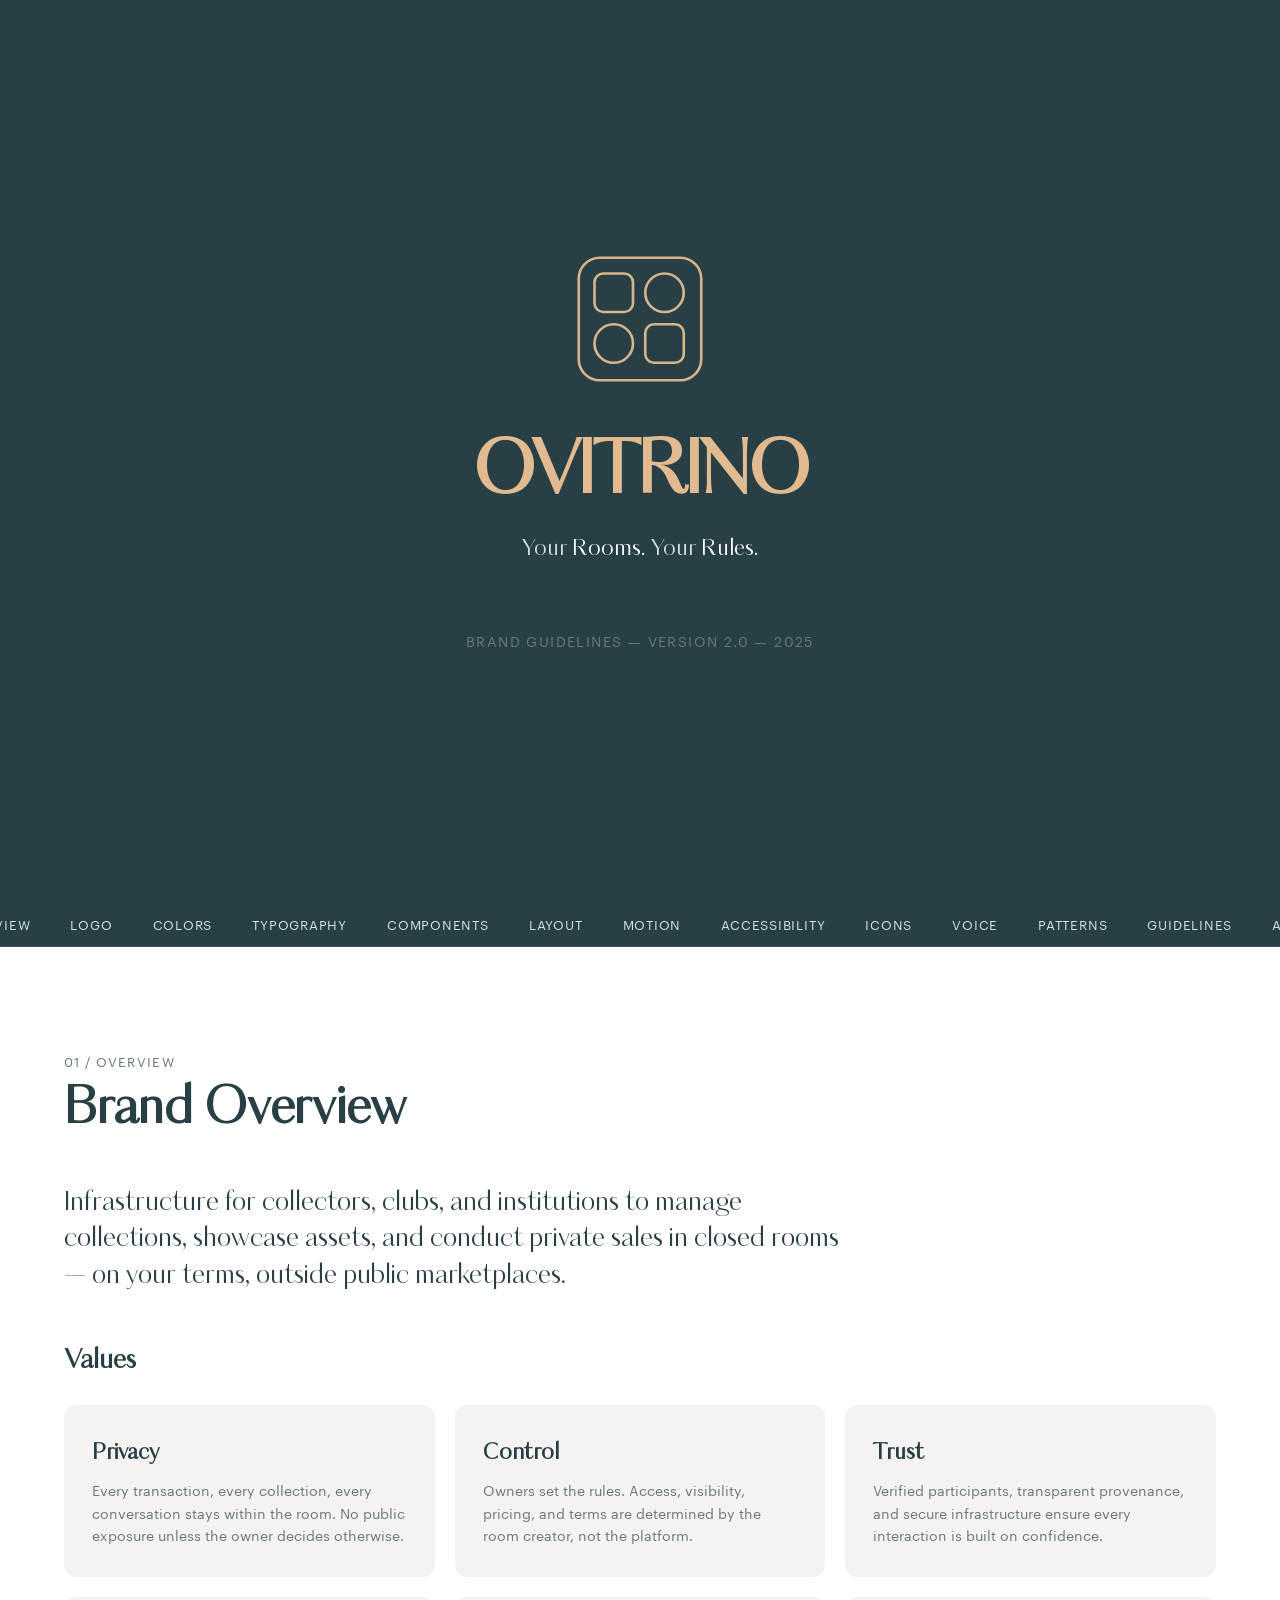
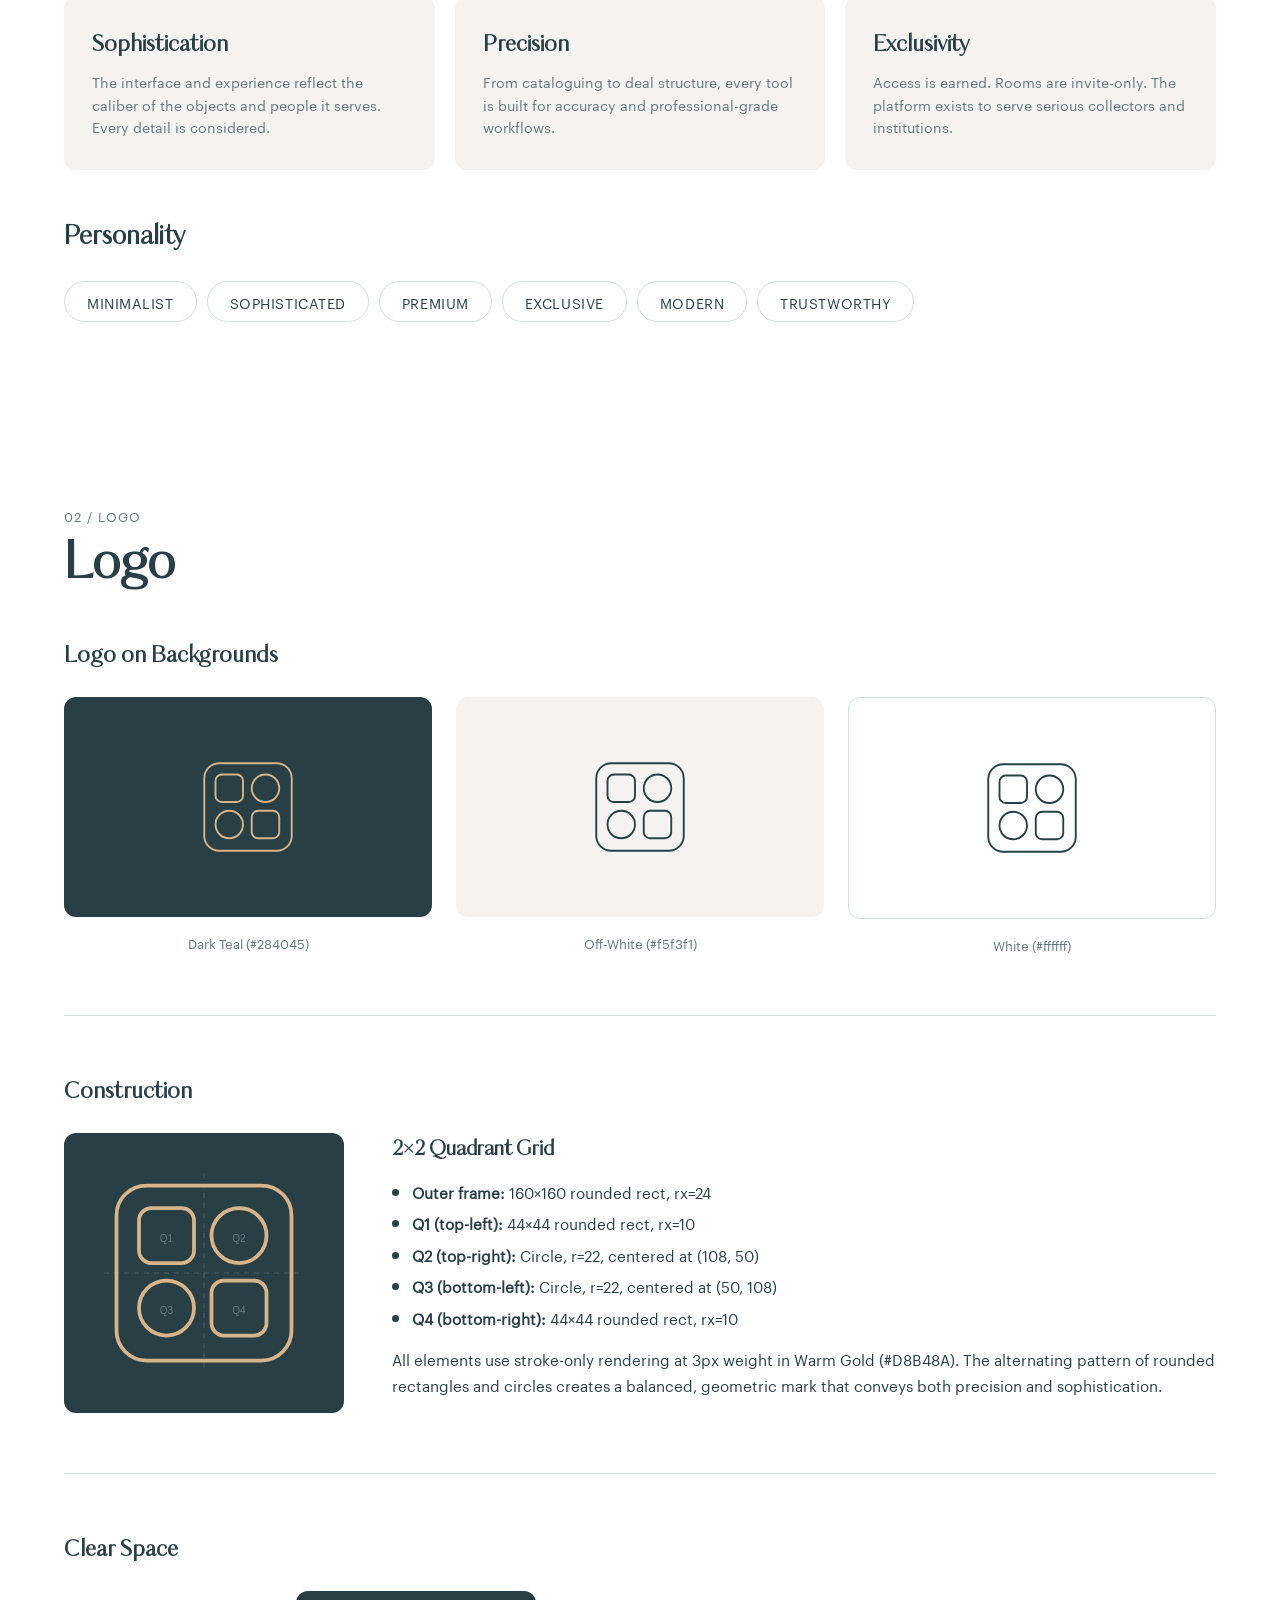
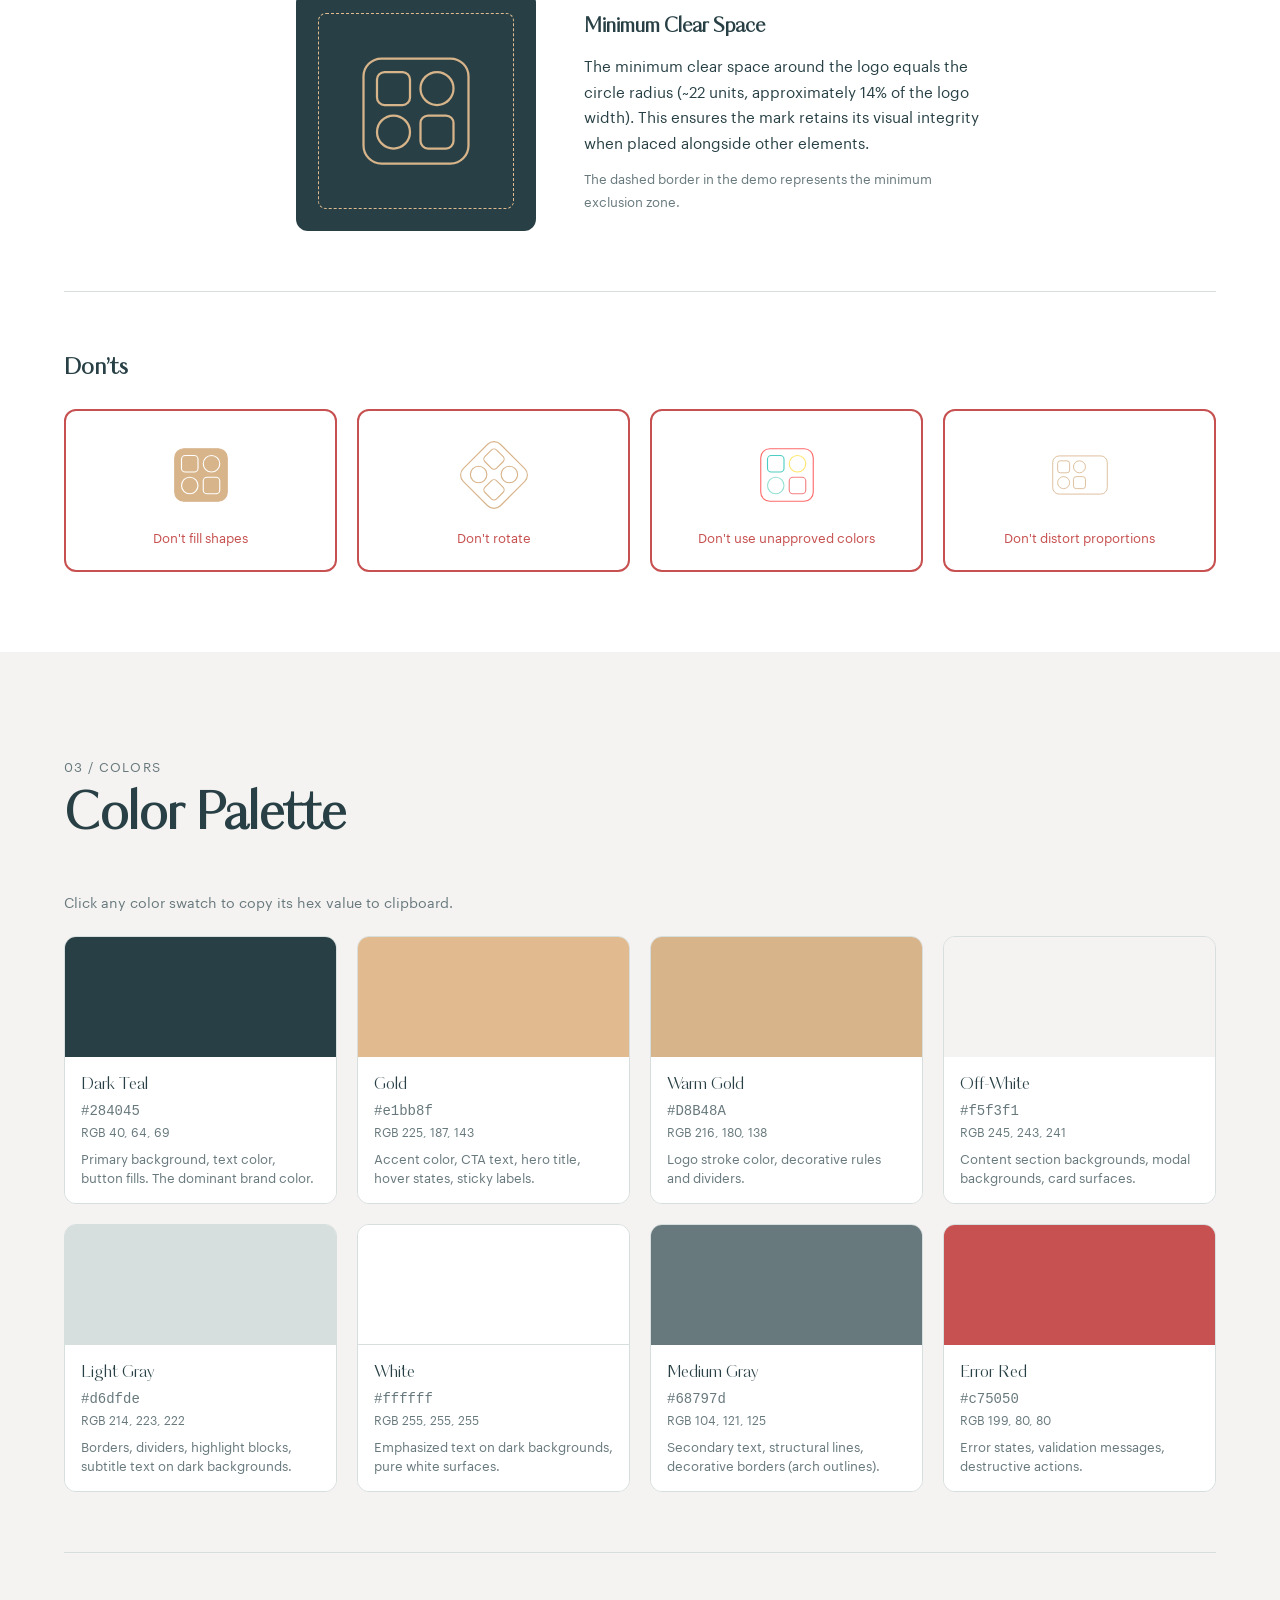
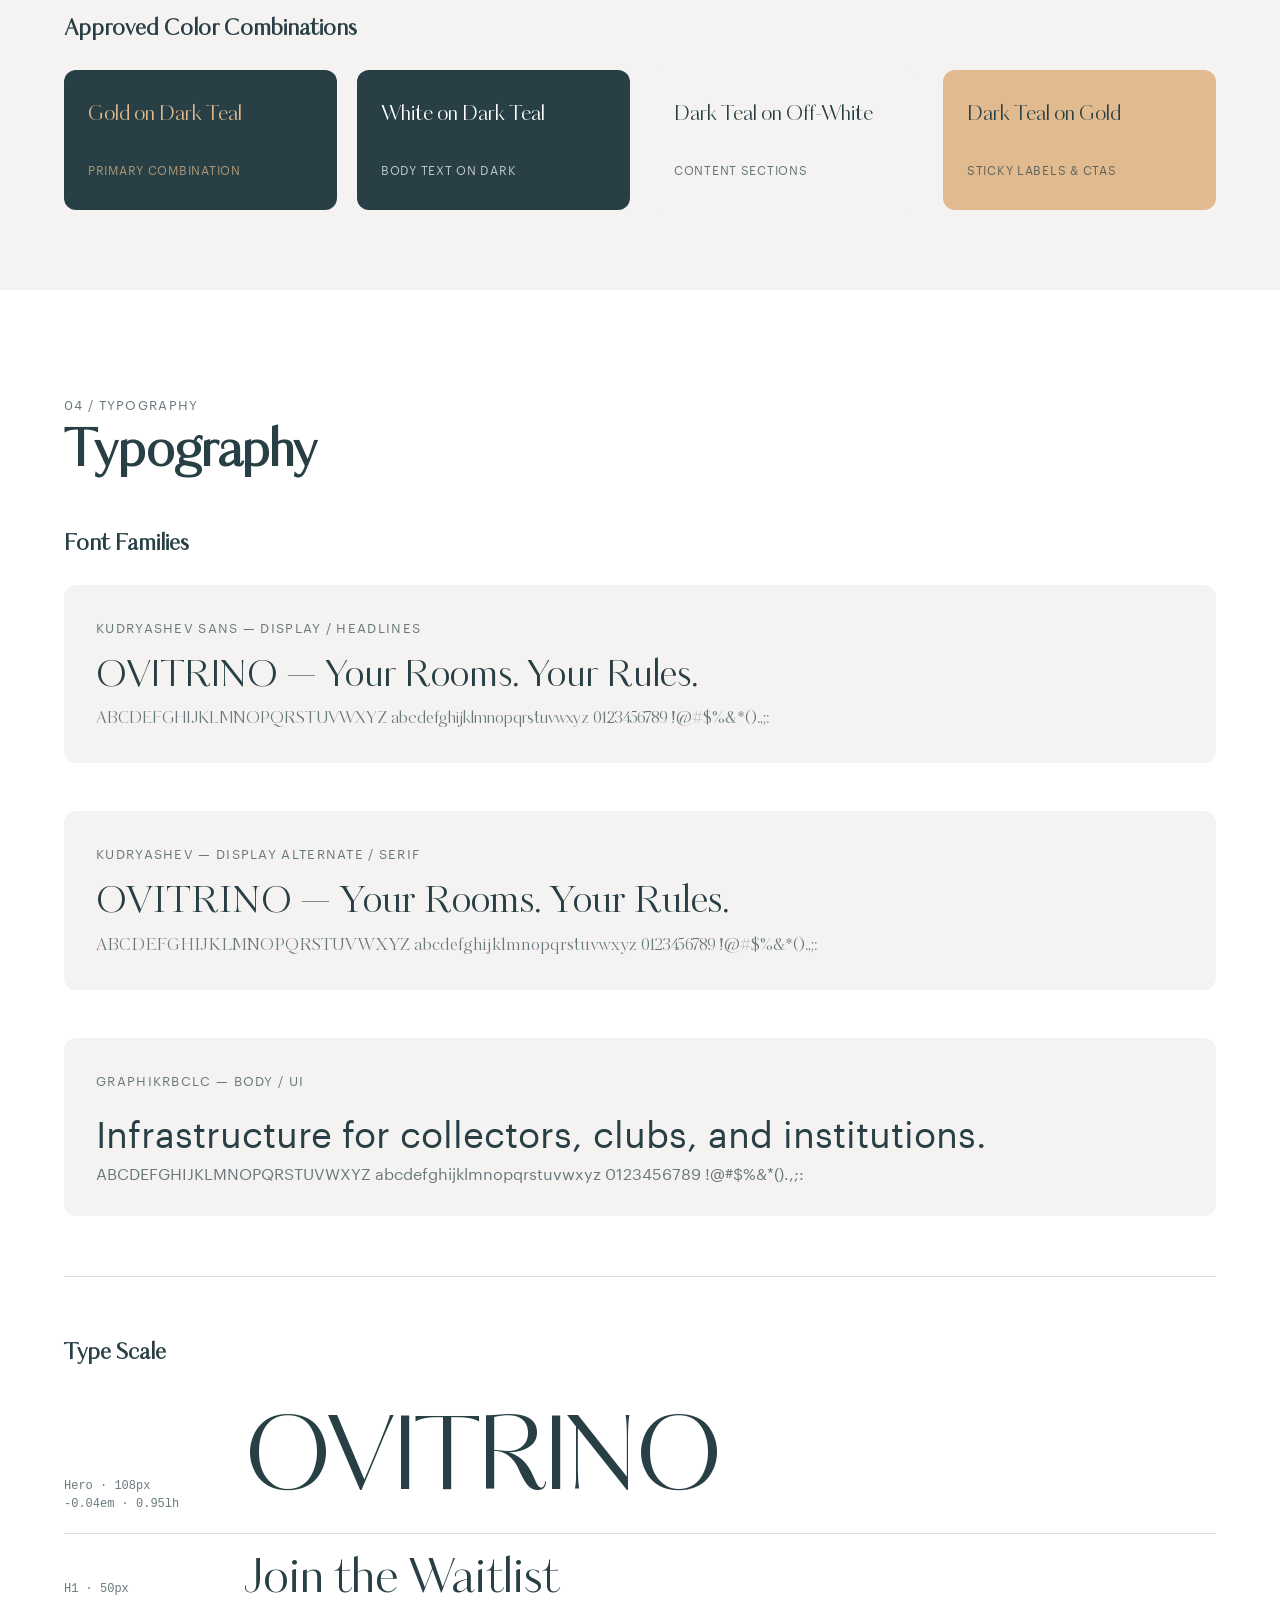
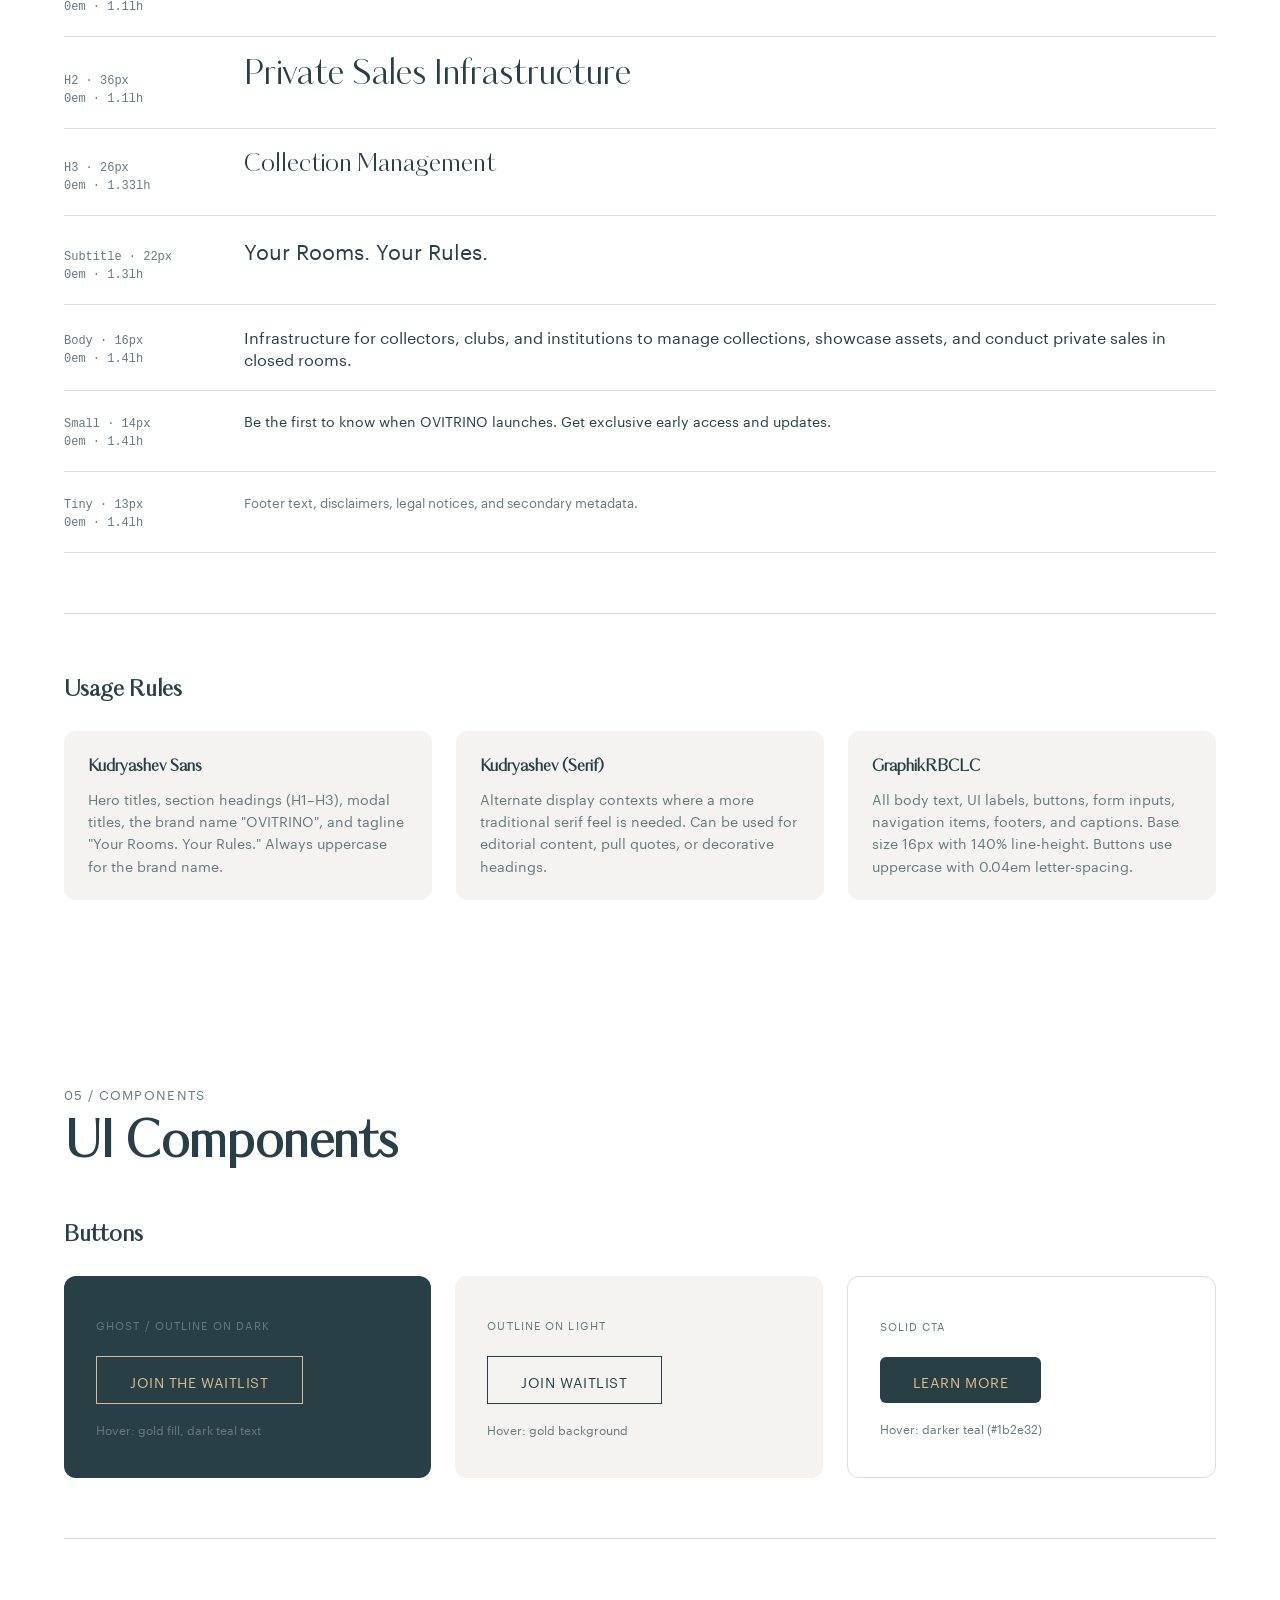
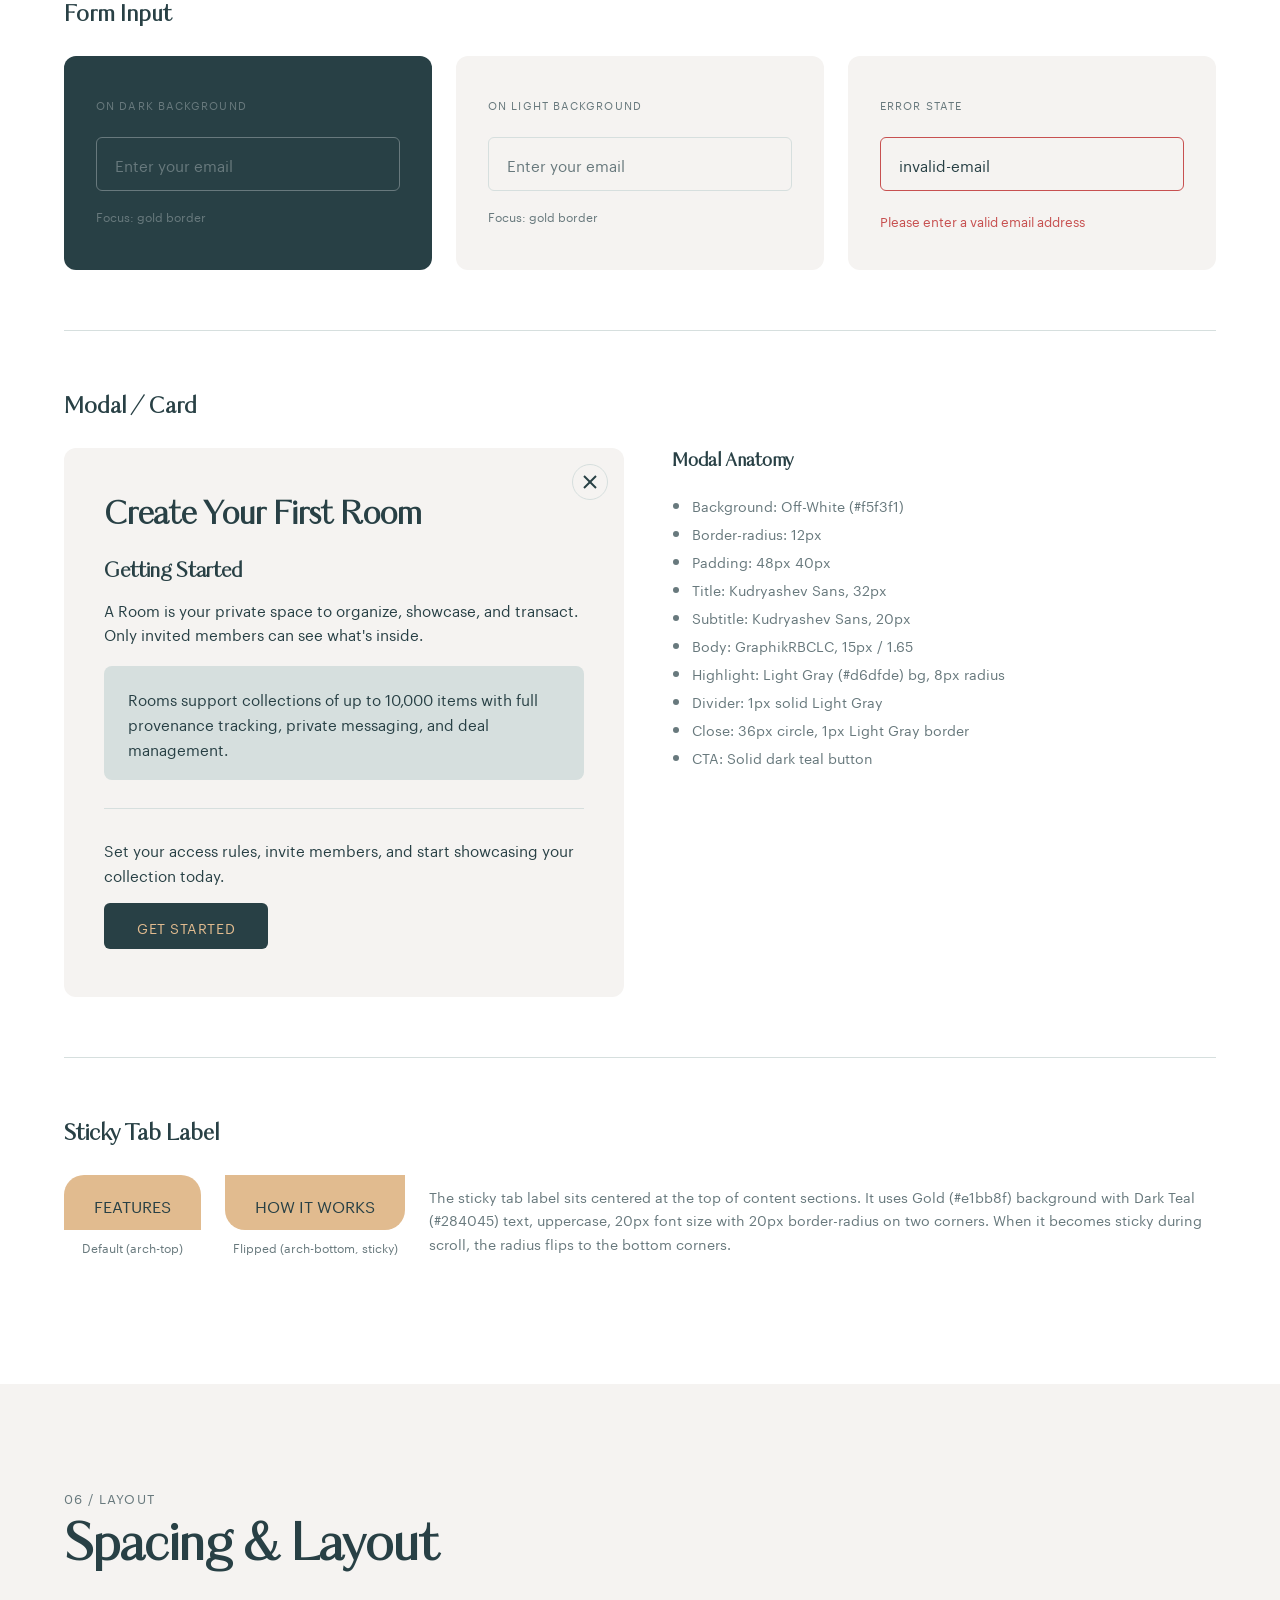
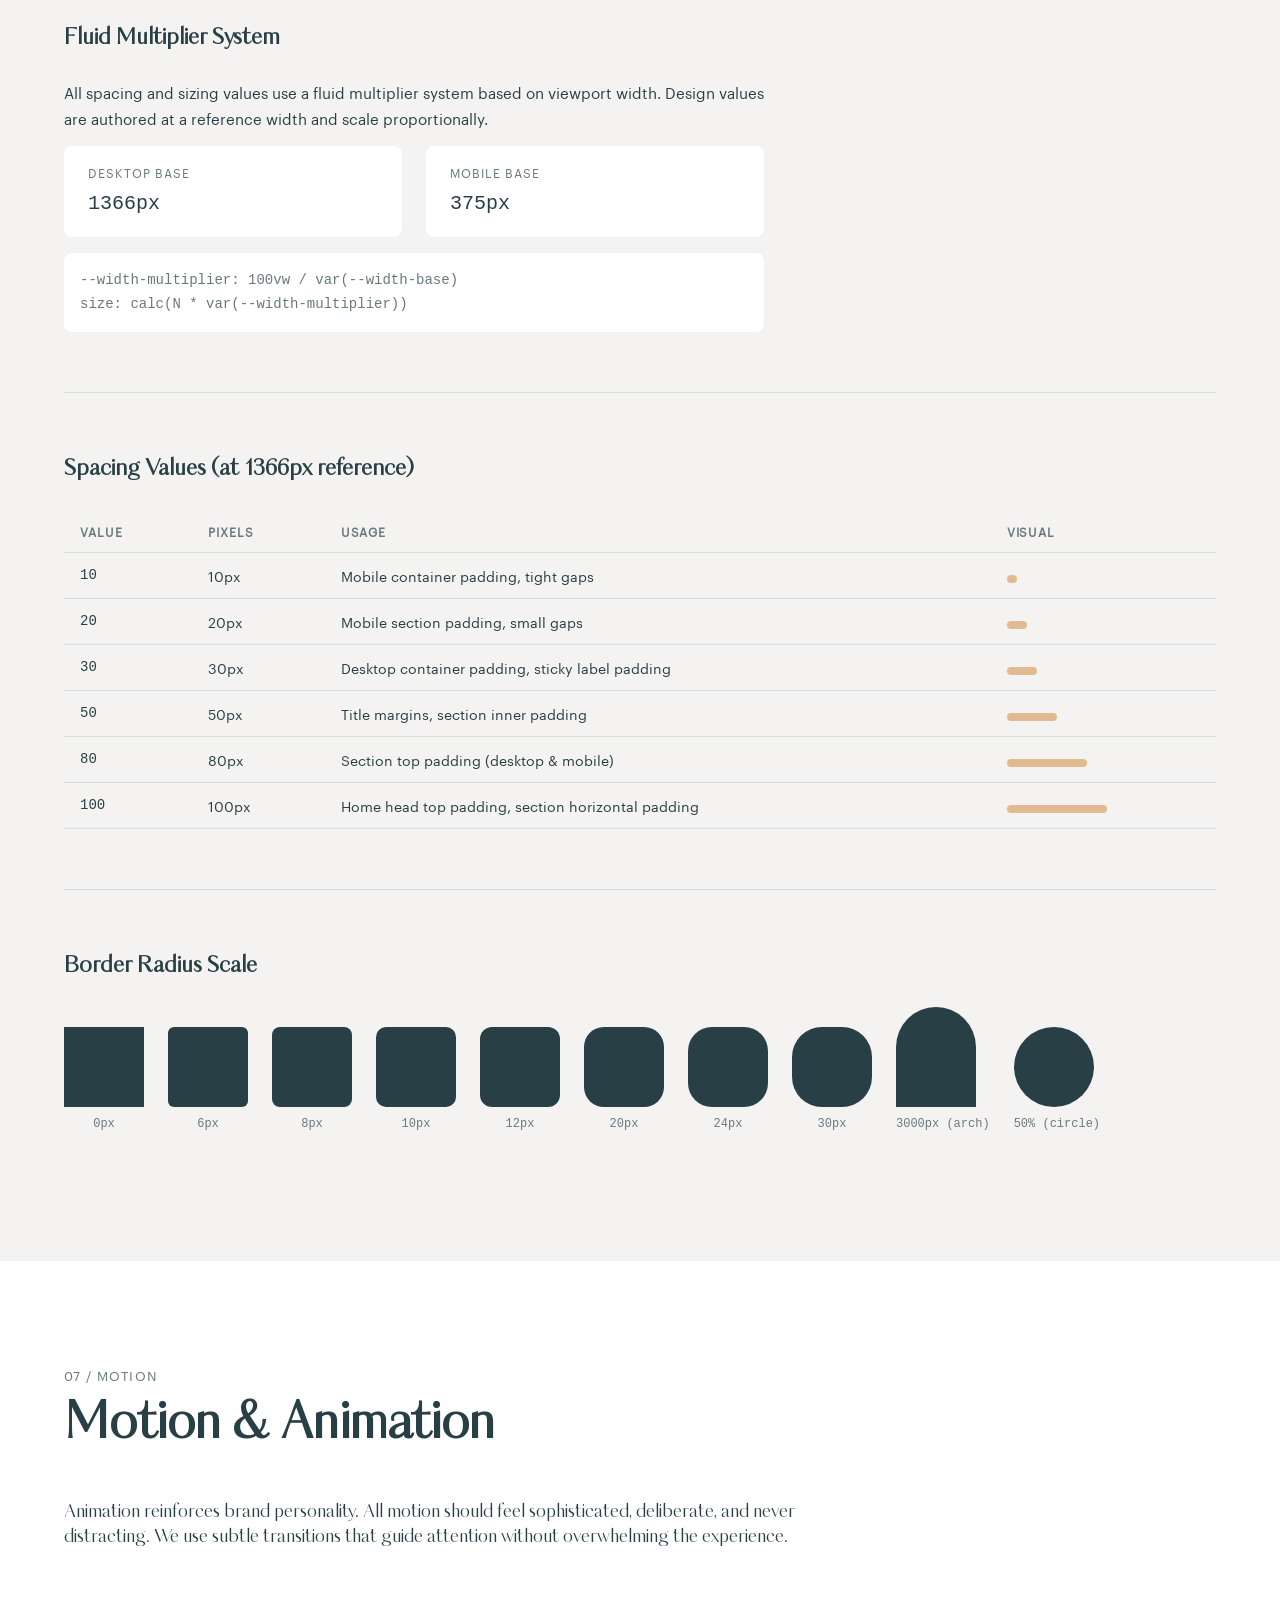
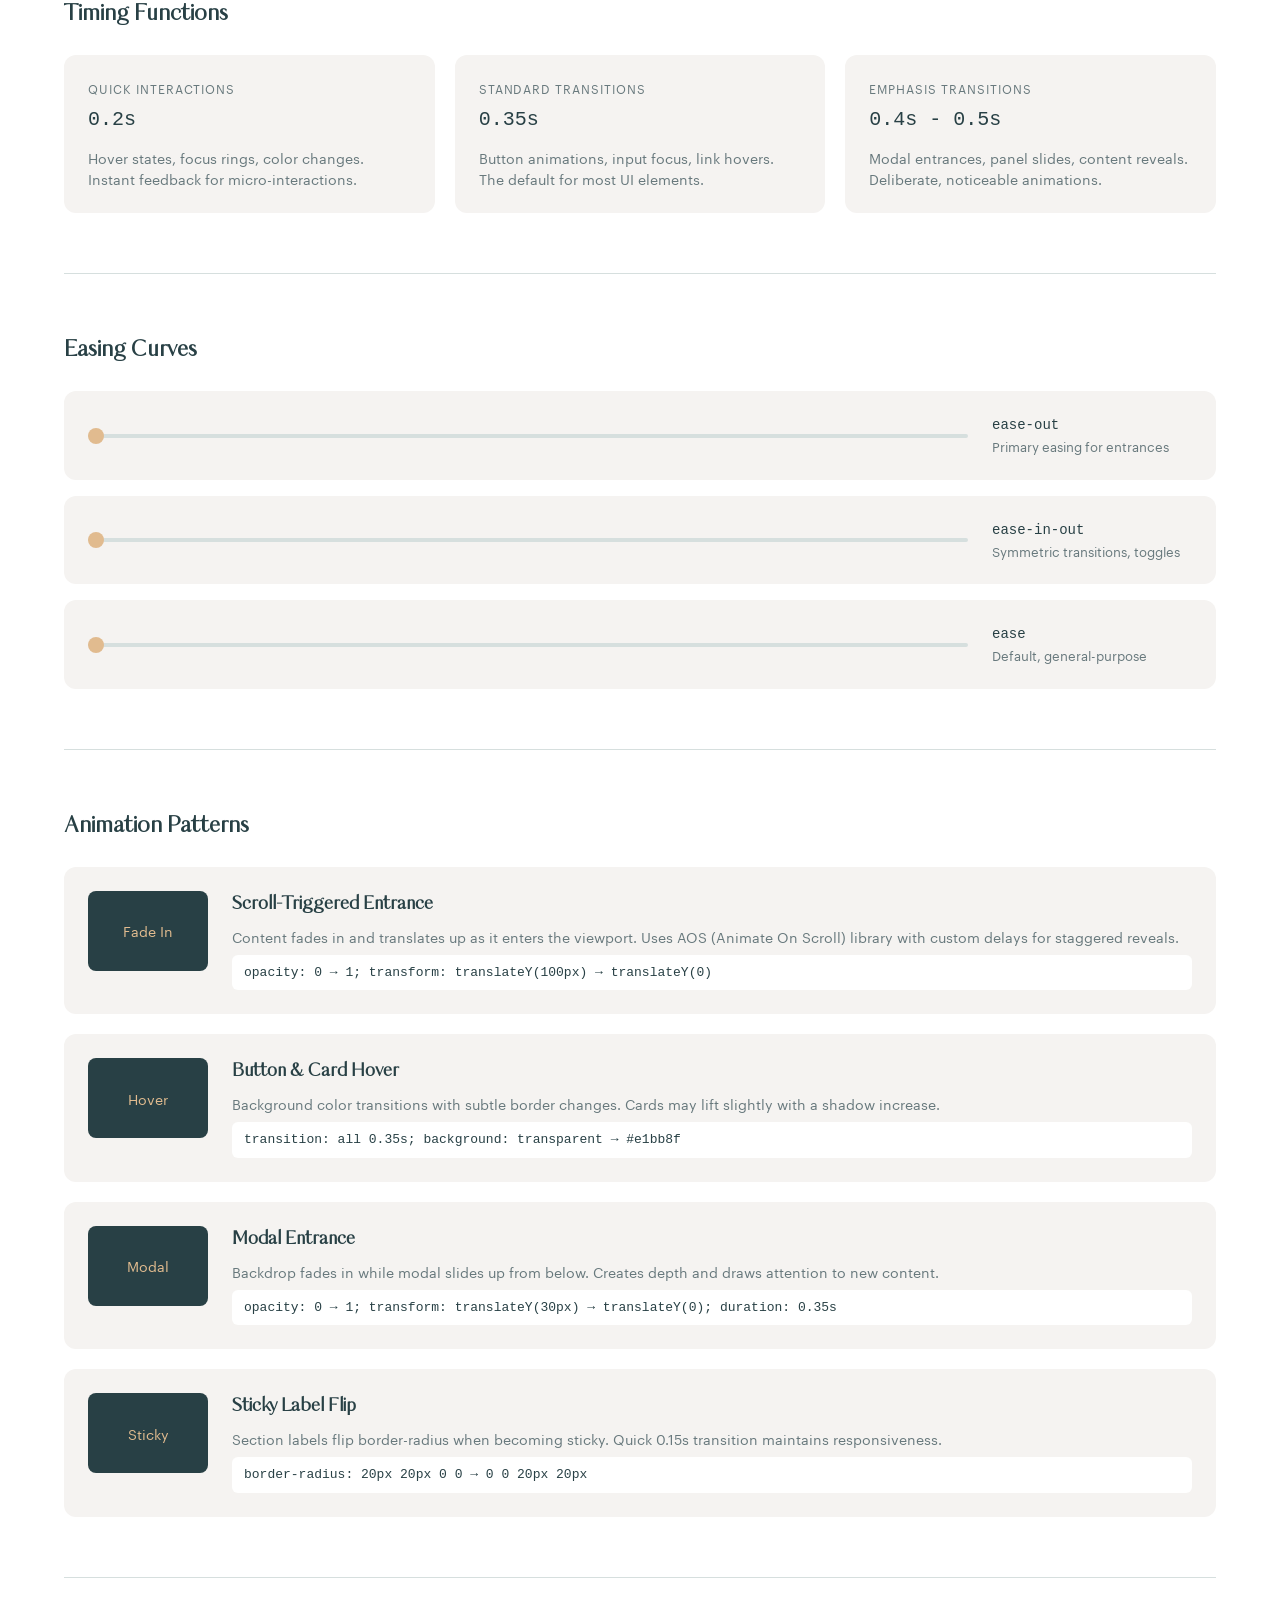
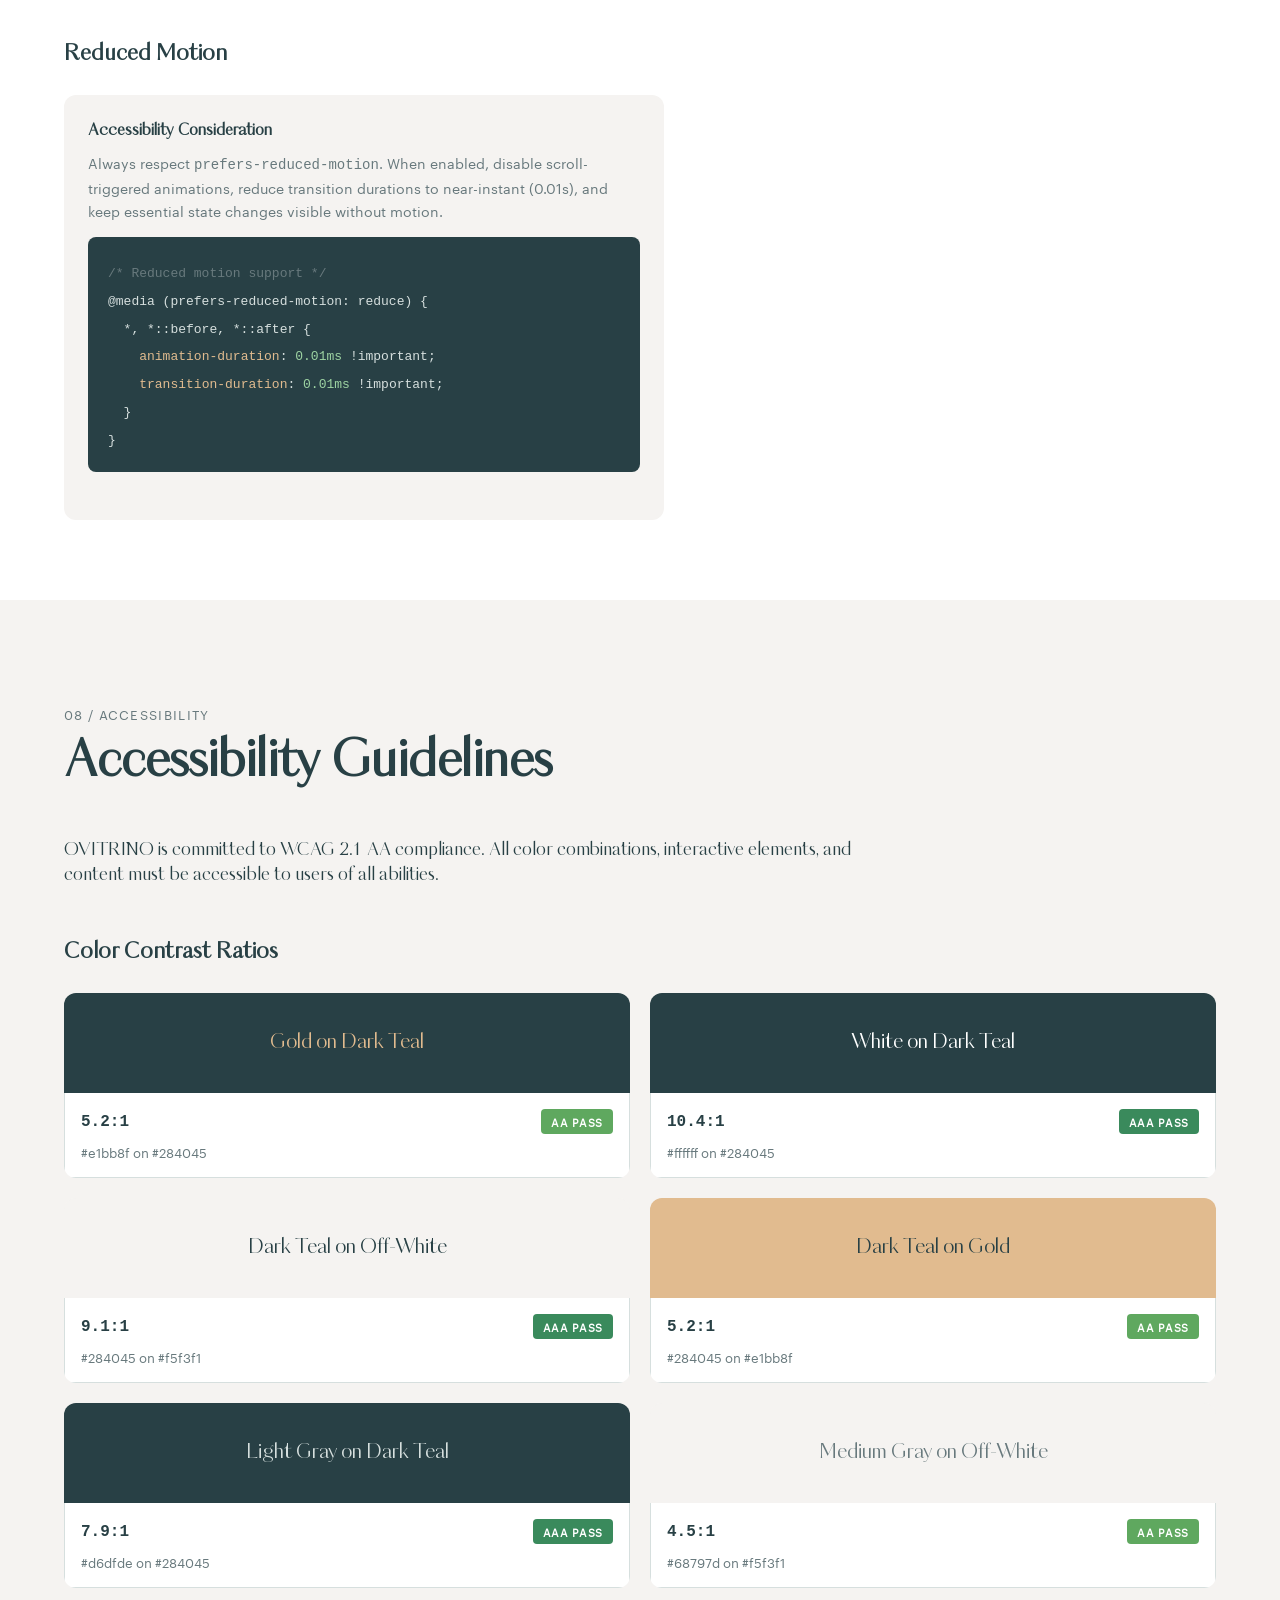
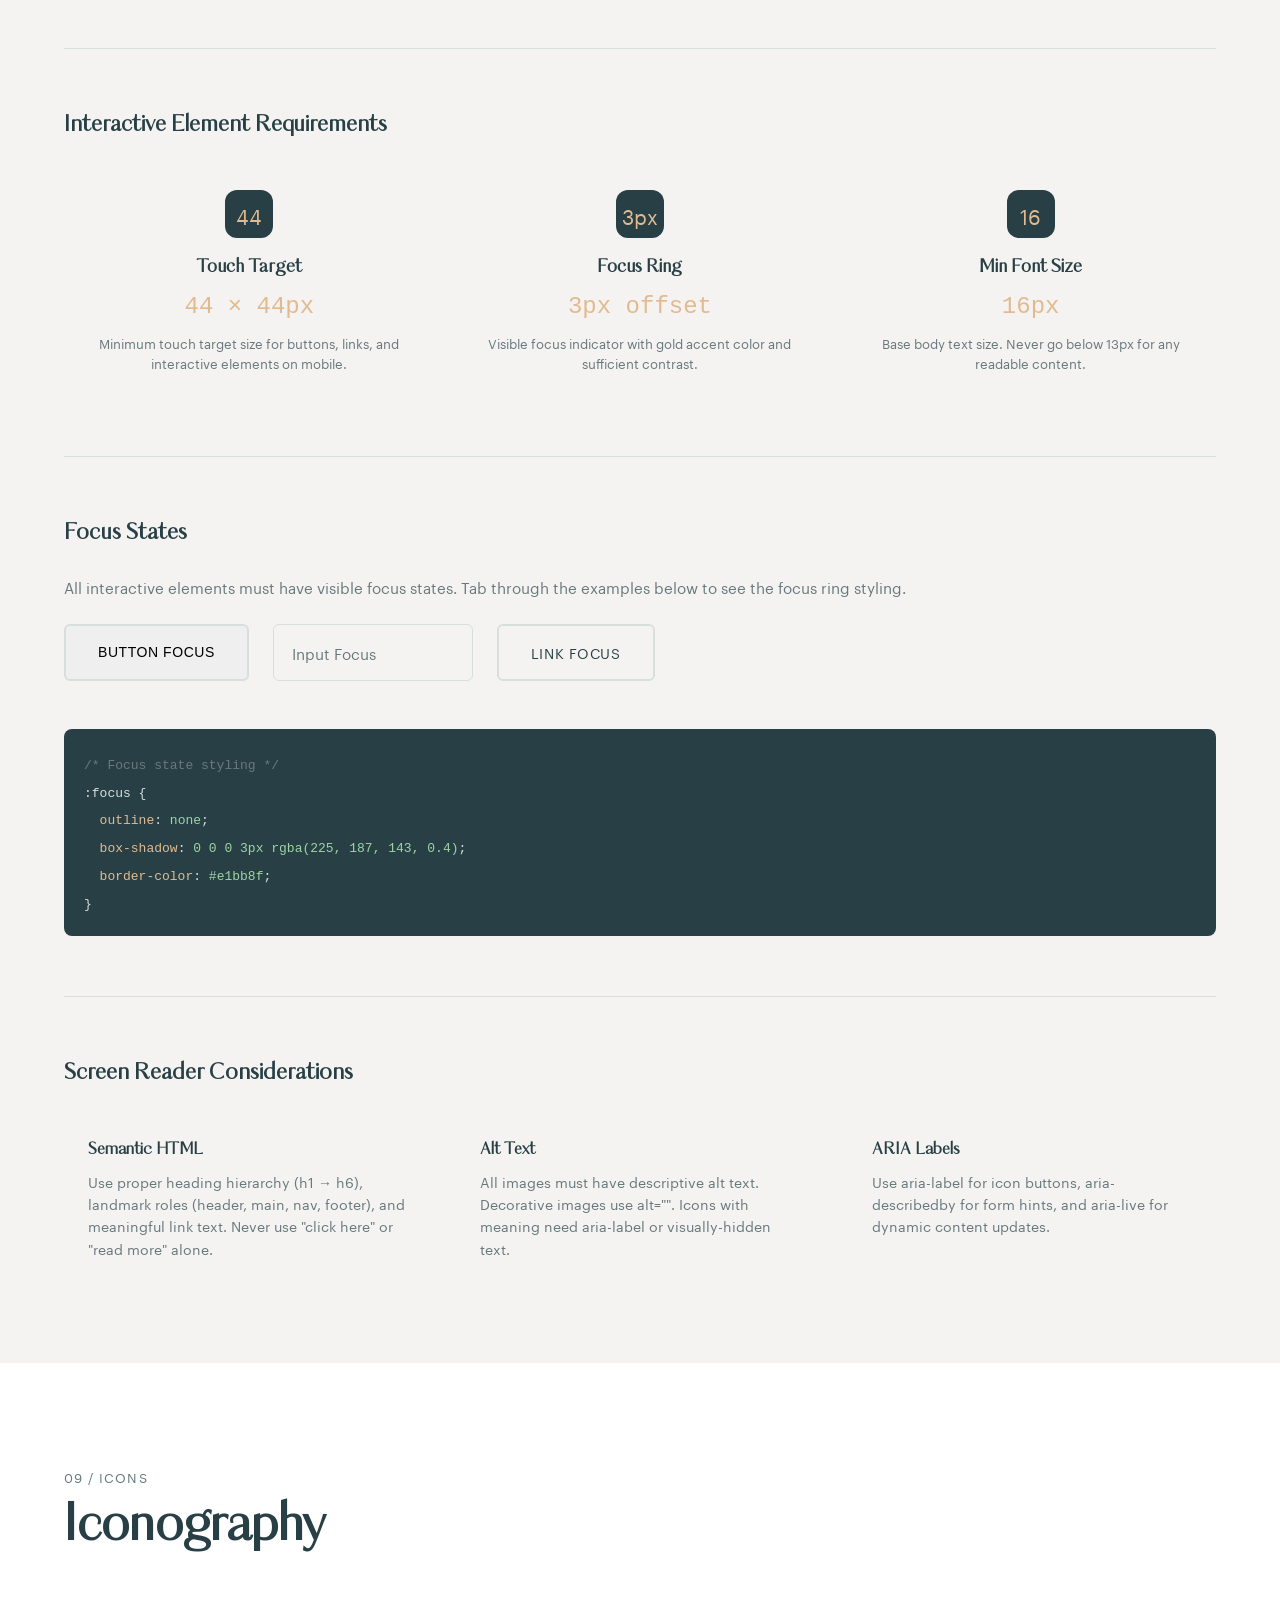
<file: brandbook.html>
<!DOCTYPE html>
<html lang="en">
<head>
<meta charset="utf-8">
<meta name="viewport" content="width=device-width, initial-scale=1">
<title>OVITRINO — Brand Guidelines</title>
<style>
/* ============================================================
   @font-face
   ============================================================ */
@font-face {
	src: url(fonts/GraphikRBCLC-Regular..woff2) format("woff2"),
	     url(fonts/GraphikRBCLC-Regular..woff) format("woff");
	font-family: "GraphikRBCLC";
	font-weight: 400;
	font-style: normal;
	font-display: swap;
}
@font-face {
	src: url(fonts/KudryashevDisplay-Sans..woff2) format("woff2"),
	     url(fonts/KudryashevDisplay-Sans..woff) format("woff");
	font-family: "Kudryashev Sans";
	font-weight: 500;
	font-style: normal;
	font-display: swap;
}
@font-face {
	src: url(fonts/KudryashevHeadline-Sans..woff2) format("woff2"),
	     url(fonts/KudryashevHeadline-Sans..woff) format("woff");
	font-family: "Kudryashev Sans";
	font-weight: 500;
	font-style: normal;
	font-display: swap;
}
@font-face {
	src: url(fonts/KudryashevDisplay..woff2) format("woff2"),
	     url(fonts/KudryashevDisplay..woff) format("woff");
	font-family: "Kudryashev";
	font-weight: 400;
	font-style: normal;
	font-display: swap;
}
@font-face {
	src: url(fonts/KudryashevHeadline..woff2) format("woff2"),
	     url(fonts/KudryashevHeadline..woff) format("woff");
	font-family: "Kudryashev";
	font-weight: 400;
	font-style: normal;
	font-display: swap;
}

/* ============================================================
   Custom Properties
   ============================================================ */
:root {
	--color-primary: #284045;
	--color-accent: #e1bb8f;
	--color-logo-stroke: #D8B48A;
	--color-bg-light: #f5f3f1;
	--color-light-gray: #d6dfde;
	--color-white: #ffffff;
	--color-medium-gray: #68797d;
	--color-error: #c75050;

	--font-display: "Kudryashev Sans", serif;
	--font-display-alt: "Kudryashev", serif;
	--font-body: "GraphikRBCLC", Arial, sans-serif;
}

/* ============================================================
   Reset & Base
   ============================================================ */
*, *::before, *::after { box-sizing: border-box; margin: 0; padding: 0; }
html { scroll-behavior: smooth; -webkit-font-smoothing: antialiased; }
body {
	font-family: var(--font-body);
	font-size: 16px;
	line-height: 1.5;
	color: var(--color-primary);
	background: var(--color-white);
}
img, svg { max-width: 100%; height: auto; display: block; }
a { color: inherit; text-decoration: none; }

/* ============================================================
   1. Cover Page
   ============================================================ */
.cover {
	min-height: 100vh;
	display: flex;
	flex-direction: column;
	align-items: center;
	justify-content: center;
	background: var(--color-primary);
	text-align: center;
	padding: 60px 24px;
}
.cover__logo { margin-bottom: 48px; }
.cover__logo svg { width: 140px; height: 140px; }
.cover__title {
	font-family: var(--font-display);
	font-size: 72px;
	color: var(--color-accent);
	letter-spacing: -0.04em;
	text-transform: uppercase;
	line-height: 1;
	margin-bottom: 24px;
}
.cover__tagline {
	font-family: var(--font-display);
	font-size: 22px;
	color: var(--color-light-gray);
	margin-bottom: 16px;
}
.cover__tagline em {
	font-style: normal;
	color: var(--color-white);
}
.cover__year {
	font-family: var(--font-body);
	font-size: 14px;
	color: var(--color-medium-gray);
	text-transform: uppercase;
	letter-spacing: 0.1em;
	margin-top: 48px;
}

/* ============================================================
   2. Sticky Table of Contents
   ============================================================ */
.toc {
	position: sticky;
	top: 0;
	z-index: 100;
	background: var(--color-primary);
	border-bottom: 1px solid rgba(255,255,255,0.1);
}
.toc__inner {
	display: flex;
	align-items: center;
	justify-content: center;
	gap: 8px;
	padding: 0 24px;
	overflow-x: auto;
	-webkit-overflow-scrolling: touch;
}
.toc__link {
	display: inline-block;
	padding: 14px 16px 12px;
	font-family: var(--font-body);
	font-size: 13px;
	text-transform: uppercase;
	letter-spacing: 0.06em;
	color: var(--color-light-gray);
	white-space: nowrap;
	transition: color 0.2s;
}
.toc__link:hover { color: var(--color-accent); }

/* ============================================================
   Section Layout
   ============================================================ */
.section {
	padding: 100px 24px 80px;
	max-width: 1200px;
	margin: 0 auto;
}
.section--full {
	max-width: none;
	padding-left: 0;
	padding-right: 0;
}
.section--dark {
	background: var(--color-primary);
	color: var(--color-white);
}
.section--light {
	background: var(--color-bg-light);
}
.section__label {
	display: inline-block;
	font-family: var(--font-body);
	font-size: 13px;
	text-transform: uppercase;
	letter-spacing: 0.1em;
	color: var(--color-medium-gray);
	margin-bottom: 12px;
}
.section__title {
	font-family: var(--font-display);
	font-size: 50px;
	line-height: 1.1;
	margin-bottom: 48px;
	color: var(--color-primary);
}
.section--dark .section__title { color: var(--color-accent); }
.section__divider {
	border: none;
	border-top: 1px solid var(--color-light-gray);
	margin: 60px 0;
}
.section--dark .section__divider { border-color: var(--color-medium-gray); }

/* ============================================================
   3. Brand Overview
   ============================================================ */
.mission {
	font-family: var(--font-display);
	font-size: 26px;
	line-height: 1.4;
	max-width: 800px;
	color: var(--color-primary);
	margin-bottom: 48px;
}
.values-grid {
	display: grid;
	grid-template-columns: repeat(3, 1fr);
	gap: 20px;
	margin-bottom: 48px;
}
.value-card {
	background: var(--color-bg-light);
	border-radius: 12px;
	padding: 32px 28px;
}
.value-card__title {
	font-family: var(--font-display);
	font-size: 22px;
	margin-bottom: 8px;
	color: var(--color-primary);
}
.value-card__desc {
	font-size: 14px;
	line-height: 1.6;
	color: var(--color-medium-gray);
}
.personality-tags {
	display: flex;
	flex-wrap: wrap;
	gap: 10px;
}
.personality-tag {
	display: inline-block;
	padding: 10px 22px 8px;
	border: 1px solid var(--color-light-gray);
	border-radius: 100px;
	font-size: 14px;
	text-transform: uppercase;
	letter-spacing: 0.04em;
	color: var(--color-primary);
}

/* ============================================================
   4. Logo
   ============================================================ */
.logo-grid {
	display: grid;
	grid-template-columns: repeat(3, 1fr);
	gap: 24px;
	margin-bottom: 48px;
}
.logo-cell {
	display: flex;
	align-items: center;
	justify-content: center;
	padding: 60px 40px;
	border-radius: 12px;
}
.logo-cell svg { width: 100px; height: 100px; }
.logo-cell--dark { background: var(--color-primary); }
.logo-cell--offwhite { background: var(--color-bg-light); }
.logo-cell--white { background: var(--color-white); border: 1px solid var(--color-light-gray); }
.logo-cell__caption {
	font-size: 13px;
	color: var(--color-medium-gray);
	text-align: center;
	margin-top: 16px;
}

.logo-construction {
	display: flex;
	align-items: flex-start;
	gap: 48px;
	margin-bottom: 48px;
}
.logo-construction__visual {
	flex: 0 0 280px;
	background: var(--color-primary);
	border-radius: 12px;
	padding: 40px;
	display: flex;
	align-items: center;
	justify-content: center;
}
.logo-construction__visual svg { width: 200px; height: 200px; }
.logo-construction__notes {
	flex: 1;
	font-size: 15px;
	line-height: 1.7;
}
.logo-construction__notes h4 {
	font-family: var(--font-display);
	font-size: 20px;
	margin-bottom: 12px;
}
.logo-construction__notes ul {
	list-style: disc;
	padding-left: 20px;
	margin-bottom: 16px;
}
.logo-construction__notes li { margin-bottom: 6px; }

.clearspace-demo {
	display: flex;
	align-items: center;
	justify-content: center;
	gap: 48px;
	margin-bottom: 48px;
}
.clearspace-demo__box {
	width: 240px;
	height: 240px;
	background: var(--color-primary);
	border-radius: 12px;
	display: flex;
	align-items: center;
	justify-content: center;
	position: relative;
}
.clearspace-demo__box svg { width: 120px; height: 120px; }
.clearspace-demo__box::before {
	content: '';
	position: absolute;
	inset: 22px;
	border: 1px dashed var(--color-accent);
	border-radius: 8px;
	pointer-events: none;
}
.clearspace-text {
	font-size: 15px;
	line-height: 1.7;
	max-width: 400px;
}
.clearspace-text h4 {
	font-family: var(--font-display);
	font-size: 20px;
	margin-bottom: 8px;
}

.logo-donts {
	display: grid;
	grid-template-columns: repeat(4, 1fr);
	gap: 20px;
}
.logo-dont {
	border: 2px solid var(--color-error);
	border-radius: 12px;
	padding: 24px;
	text-align: center;
}
.logo-dont__visual {
	height: 80px;
	display: flex;
	align-items: center;
	justify-content: center;
	margin-bottom: 12px;
}
.logo-dont__visual svg { width: 60px; height: 60px; }
.logo-dont__label {
	font-size: 13px;
	color: var(--color-error);
}

/* ============================================================
   5. Color Palette
   ============================================================ */
.color-grid {
	display: grid;
	grid-template-columns: repeat(4, 1fr);
	gap: 20px;
	margin-bottom: 48px;
}
.color-swatch {
	border-radius: 12px;
	overflow: hidden;
	border: 1px solid var(--color-light-gray);
	print-color-adjust: exact;
	-webkit-print-color-adjust: exact;
}
.color-swatch__block {
	height: 120px;
	print-color-adjust: exact;
	-webkit-print-color-adjust: exact;
}
.color-swatch__info {
	padding: 16px;
	background: var(--color-white);
}
.color-swatch__name {
	font-family: var(--font-display);
	font-size: 16px;
	margin-bottom: 4px;
}
.color-swatch__hex {
	font-family: monospace;
	font-size: 14px;
	color: var(--color-medium-gray);
}
.color-swatch__rgb {
	font-size: 12px;
	color: var(--color-medium-gray);
	margin-bottom: 8px;
}
.color-swatch__usage {
	font-size: 13px;
	line-height: 1.5;
	color: var(--color-medium-gray);
}

.combo-grid {
	display: grid;
	grid-template-columns: repeat(4, 1fr);
	gap: 20px;
}
.combo-card {
	border-radius: 12px;
	padding: 32px 24px;
	min-height: 140px;
	display: flex;
	flex-direction: column;
	justify-content: space-between;
	print-color-adjust: exact;
	-webkit-print-color-adjust: exact;
}
.combo-card__sample {
	font-family: var(--font-display);
	font-size: 20px;
	line-height: 1.3;
	margin-bottom: 16px;
}
.combo-card__label {
	font-size: 12px;
	opacity: 0.7;
	text-transform: uppercase;
	letter-spacing: 0.06em;
}

/* ============================================================
   6. Typography
   ============================================================ */
.font-specimen {
	margin-bottom: 48px;
	padding: 32px;
	background: var(--color-bg-light);
	border-radius: 12px;
}
.font-specimen__name {
	font-size: 13px;
	text-transform: uppercase;
	letter-spacing: 0.1em;
	color: var(--color-medium-gray);
	margin-bottom: 16px;
}
.font-specimen__sample {
	font-size: 36px;
	line-height: 1.3;
	margin-bottom: 8px;
}
.font-specimen__chars {
	font-size: 16px;
	color: var(--color-medium-gray);
	word-break: break-all;
}

.type-scale { margin-bottom: 48px; }
.type-scale__row {
	display: flex;
	align-items: baseline;
	padding: 20px 0;
	border-bottom: 1px solid var(--color-light-gray);
}
.type-scale__meta {
	flex: 0 0 180px;
	font-size: 12px;
	color: var(--color-medium-gray);
	font-family: monospace;
}
.type-scale__preview { flex: 1; }

.type-rules {
	display: grid;
	grid-template-columns: repeat(3, 1fr);
	gap: 24px;
}
.type-rule {
	padding: 24px;
	background: var(--color-bg-light);
	border-radius: 12px;
}
.type-rule__title {
	font-family: var(--font-display);
	font-size: 16px;
	margin-bottom: 8px;
}
.type-rule__text {
	font-size: 14px;
	line-height: 1.6;
	color: var(--color-medium-gray);
}

/* ============================================================
   7. UI Components
   ============================================================ */
.component-row {
	display: flex;
	gap: 24px;
	margin-bottom: 48px;
	flex-wrap: wrap;
}
.component-box {
	flex: 1;
	min-width: 280px;
	padding: 40px 32px;
	border-radius: 12px;
	display: flex;
	flex-direction: column;
	gap: 16px;
}
.component-box--dark {
	background: var(--color-primary);
	color: var(--color-white);
}
.component-box--light {
	background: var(--color-bg-light);
	color: var(--color-primary);
}
.component-box--white {
	background: var(--color-white);
	border: 1px solid var(--color-light-gray);
	color: var(--color-primary);
}
.component-box__label {
	font-size: 11px;
	text-transform: uppercase;
	letter-spacing: 0.1em;
	color: var(--color-medium-gray);
	margin-bottom: 8px;
}

/* Button specimens */
.bb-btn {
	display: inline-block;
	padding: 13px 33px 11px;
	font-family: var(--font-body);
	font-size: 14px;
	text-transform: uppercase;
	letter-spacing: 0.04em;
	cursor: pointer;
	transition: all 0.35s;
	text-align: center;
}
.bb-btn--ghost {
	border: 1px solid var(--color-accent);
	color: var(--color-accent);
	background: transparent;
}
.bb-btn--ghost:hover {
	background: var(--color-accent);
	color: var(--color-primary);
}
.bb-btn--solid {
	border: 1px solid var(--color-primary);
	color: var(--color-primary);
	background: transparent;
}
.bb-btn--solid:hover {
	background: var(--color-accent);
	border-color: var(--color-accent);
}
.bb-btn--cta {
	border: none;
	background: var(--color-primary);
	color: var(--color-accent);
	border-radius: 6px;
}
.bb-btn--cta:hover {
	background: #1b2e32;
}

/* Input specimens */
.bb-input {
	display: block;
	width: 100%;
	padding: 14px 18px;
	font-family: var(--font-body);
	font-size: 15px;
	border: 1px solid var(--color-light-gray);
	border-radius: 6px;
	background: transparent;
	color: inherit;
	outline: none;
	transition: border-color 0.2s;
}
.bb-input::placeholder { color: var(--color-medium-gray); }
.bb-input:focus { border-color: var(--color-accent); }
.bb-input--error { border-color: var(--color-error); }
.bb-input--on-dark {
	border-color: var(--color-medium-gray);
	color: var(--color-white);
}
.bb-input--on-dark::placeholder { color: var(--color-medium-gray); }
.bb-input--on-dark:focus { border-color: var(--color-accent); }

.bb-error-text {
	font-size: 13px;
	color: var(--color-error);
	margin-top: 4px;
}

/* Modal mockup */
.bb-modal-mockup {
	background: var(--color-bg-light);
	border-radius: 12px;
	padding: 48px 40px;
	max-width: 560px;
	position: relative;
}
.bb-modal-mockup__close {
	position: absolute;
	top: 16px;
	right: 16px;
	width: 36px;
	height: 36px;
	border: 1px solid var(--color-light-gray);
	border-radius: 50%;
	background: var(--color-bg-light);
	display: flex;
	align-items: center;
	justify-content: center;
	cursor: pointer;
	transition: border-color 0.2s;
}
.bb-modal-mockup__close:hover { border-color: var(--color-primary); }
.bb-modal-mockup__close svg { width: 14px; height: 14px; stroke: var(--color-primary); stroke-width: 2; }
.bb-modal-mockup__title {
	font-family: var(--font-display);
	font-size: 32px;
	line-height: 1.2;
	margin-bottom: 24px;
	color: var(--color-primary);
}
.bb-modal-mockup__subtitle {
	font-family: var(--font-display);
	font-size: 20px;
	line-height: 1.3;
	margin-bottom: 12px;
	color: var(--color-primary);
}
.bb-modal-mockup__text {
	font-family: var(--font-body);
	font-size: 15px;
	line-height: 1.65;
	color: var(--color-primary);
	margin-bottom: 16px;
}
.bb-modal-mockup__divider {
	border: none;
	border-top: 1px solid var(--color-light-gray);
	margin: 28px 0;
}
.bb-modal-mockup__highlight {
	background: var(--color-light-gray);
	border-radius: 8px;
	padding: 20px 24px;
	margin: 20px 0;
}
.bb-modal-mockup__highlight p {
	font-size: 15px;
	line-height: 1.65;
	color: var(--color-primary);
}

/* Sticky tab label */
.bb-sticky-label {
	display: inline-block;
	padding: 18px 30px 13px;
	font-family: var(--font-body);
	font-size: 16px;
	text-transform: uppercase;
	white-space: nowrap;
	color: var(--color-primary);
	background: var(--color-accent);
	border-radius: 20px 20px 0 0;
}
.bb-sticky-label--flipped {
	border-radius: 0 0 20px 20px;
}

/* ============================================================
   8. Spacing & Layout
   ============================================================ */
.spacing-table {
	width: 100%;
	border-collapse: collapse;
	margin-bottom: 48px;
}
.spacing-table th,
.spacing-table td {
	text-align: left;
	padding: 12px 16px;
	border-bottom: 1px solid var(--color-light-gray);
	font-size: 14px;
}
.spacing-table th {
	font-size: 12px;
	text-transform: uppercase;
	letter-spacing: 0.08em;
	color: var(--color-medium-gray);
}
.spacing-table td:first-child {
	font-family: monospace;
	font-size: 14px;
}
.spacing-bar {
	display: inline-block;
	height: 8px;
	background: var(--color-accent);
	border-radius: 4px;
	vertical-align: middle;
}

.radius-specimens {
	display: flex;
	align-items: flex-end;
	gap: 24px;
	flex-wrap: wrap;
	margin-bottom: 48px;
}
.radius-spec {
	text-align: center;
}
.radius-spec__box {
	width: 80px;
	height: 80px;
	background: var(--color-primary);
	margin-bottom: 8px;
	print-color-adjust: exact;
	-webkit-print-color-adjust: exact;
}
.radius-spec__label {
	font-size: 12px;
	font-family: monospace;
	color: var(--color-medium-gray);
}

/* ============================================================
   9. Do's and Don'ts
   ============================================================ */
.dodont-grid {
	display: grid;
	grid-template-columns: repeat(2, 1fr);
	gap: 20px;
}
.dodont-card {
	border-radius: 12px;
	overflow: hidden;
}
.dodont-card--do {
	border: 2px solid #3a8a5c;
}
.dodont-card--dont {
	border: 2px solid var(--color-error);
}
.dodont-card__visual {
	height: 100px;
	display: flex;
	align-items: center;
	justify-content: center;
	padding: 20px;
}
.dodont-card--do .dodont-card__visual {
	background: var(--color-primary);
}
.dodont-card--dont .dodont-card__visual {
	background: #f0e8e0;
}
.dodont-card__body {
	padding: 16px 20px;
	background: var(--color-white);
}
.dodont-card__badge {
	display: inline-block;
	font-size: 11px;
	font-weight: 600;
	text-transform: uppercase;
	letter-spacing: 0.08em;
	padding: 3px 10px 2px;
	border-radius: 4px;
	margin-bottom: 8px;
}
.dodont-card--do .dodont-card__badge {
	background: #3a8a5c;
	color: white;
}
.dodont-card--dont .dodont-card__badge {
	background: var(--color-error);
	color: white;
}
.dodont-card__text {
	font-size: 14px;
	line-height: 1.5;
	color: var(--color-medium-gray);
}

/* ============================================================
   Responsive
   ============================================================ */
@media (max-width: 768px) {
	.cover__title { font-size: clamp(36px, 10vw, 72px); }
	.cover__tagline { font-size: 18px; }
	.section { padding: 60px 16px 48px; }
	.section__title { font-size: 32px; }
	.values-grid { grid-template-columns: 1fr 1fr; }
	.logo-grid { grid-template-columns: 1fr; }
	.logo-construction { flex-direction: column; }
	.logo-construction__visual { flex: none; width: 100%; }
	.clearspace-demo { flex-direction: column; }
	.color-grid { grid-template-columns: repeat(2, 1fr); }
	.combo-grid { grid-template-columns: 1fr 1fr; }
	.type-scale__row { flex-direction: column; gap: 4px; }
	.type-scale__meta { flex: none; }
	.type-rules { grid-template-columns: 1fr; }
	.component-row { flex-direction: column; }
	.logo-donts { grid-template-columns: 1fr 1fr; }
	.dodont-grid { grid-template-columns: 1fr; }
	.radius-specimens { gap: 16px; }
	.toc__link { font-size: 11px; padding: 12px 10px; }
}

/* ============================================================
   10. Interactive Features
   ============================================================ */
.copy-btn {
	display: inline-flex;
	align-items: center;
	gap: 6px;
	padding: 6px 12px;
	font-size: 12px;
	text-transform: uppercase;
	letter-spacing: 0.06em;
	color: var(--color-medium-gray);
	background: transparent;
	border: 1px solid var(--color-light-gray);
	border-radius: 6px;
	cursor: pointer;
	transition: all 0.2s;
}
.copy-btn:hover {
	border-color: var(--color-primary);
	color: var(--color-primary);
}
.copy-btn.copied {
	border-color: #3a8a5c;
	color: #3a8a5c;
}
.color-swatch--interactive {
	cursor: pointer;
	transition: transform 0.2s, box-shadow 0.2s;
}
.color-swatch--interactive:hover {
	transform: translateY(-4px);
	box-shadow: 0 8px 24px rgba(40, 64, 69, 0.15);
}
.toast {
	position: fixed;
	bottom: 24px;
	left: 50%;
	transform: translateX(-50%) translateY(100px);
	padding: 12px 24px;
	background: var(--color-primary);
	color: var(--color-white);
	border-radius: 8px;
	font-size: 14px;
	opacity: 0;
	transition: all 0.3s;
	z-index: 1000;
}
.toast.show {
	transform: translateX(-50%) translateY(0);
	opacity: 1;
}

/* ============================================================
   11. Motion Section
   ============================================================ */
.timing-grid {
	display: grid;
	grid-template-columns: repeat(3, 1fr);
	gap: 20px;
	margin-bottom: 48px;
}
.timing-card {
	background: var(--color-bg-light);
	border-radius: 12px;
	padding: 24px;
}
.timing-card__label {
	font-size: 12px;
	text-transform: uppercase;
	letter-spacing: 0.08em;
	color: var(--color-medium-gray);
	margin-bottom: 8px;
}
.timing-card__value {
	font-family: monospace;
	font-size: 20px;
	color: var(--color-primary);
	margin-bottom: 12px;
}
.timing-card__desc {
	font-size: 14px;
	line-height: 1.5;
	color: var(--color-medium-gray);
}
.ease-demo {
	display: flex;
	align-items: center;
	gap: 24px;
	padding: 24px;
	background: var(--color-bg-light);
	border-radius: 12px;
	margin-bottom: 16px;
}
.ease-demo__track {
	flex: 1;
	height: 4px;
	background: var(--color-light-gray);
	border-radius: 2px;
	position: relative;
}
.ease-demo__dot {
	position: absolute;
	left: 0;
	top: 50%;
	transform: translateY(-50%);
	width: 16px;
	height: 16px;
	background: var(--color-accent);
	border-radius: 50%;
}
.ease-demo:hover .ease-demo__dot {
	animation: ease-slide 1s forwards;
}
@keyframes ease-slide {
	to { left: calc(100% - 16px); }
}
.ease-demo__info {
	min-width: 200px;
}
.ease-demo__name {
	font-family: monospace;
	font-size: 14px;
	color: var(--color-primary);
}
.ease-demo__use {
	font-size: 13px;
	color: var(--color-medium-gray);
}
.animation-card {
	display: flex;
	gap: 24px;
	padding: 24px;
	background: var(--color-bg-light);
	border-radius: 12px;
	margin-bottom: 20px;
}
.animation-card__preview {
	width: 120px;
	height: 80px;
	background: var(--color-primary);
	border-radius: 8px;
	display: flex;
	align-items: center;
	justify-content: center;
	color: var(--color-accent);
	font-size: 14px;
}
.animation-card__content {
	flex: 1;
}
.animation-card__title {
	font-family: var(--font-display);
	font-size: 18px;
	margin-bottom: 8px;
}
.animation-card__desc {
	font-size: 14px;
	line-height: 1.5;
	color: var(--color-medium-gray);
	margin-bottom: 8px;
}
.animation-card__code {
	font-family: monospace;
	font-size: 13px;
	padding: 8px 12px;
	background: var(--color-white);
	border-radius: 6px;
	color: var(--color-primary);
}

/* ============================================================
   12. Accessibility Section
   ============================================================ */
.contrast-grid {
	display: grid;
	grid-template-columns: repeat(2, 1fr);
	gap: 20px;
	margin-bottom: 48px;
}
.contrast-card {
	border-radius: 12px;
	overflow: hidden;
}
.contrast-card__preview {
	padding: 32px 24px;
	min-height: 100px;
	display: flex;
	align-items: center;
	justify-content: center;
	font-family: var(--font-display);
	font-size: 20px;
}
.contrast-card__info {
	padding: 16px;
	background: var(--color-white);
	border: 1px solid var(--color-light-gray);
	border-top: none;
}
.contrast-card__ratio {
	display: flex;
	justify-content: space-between;
	align-items: center;
	margin-bottom: 8px;
}
.contrast-card__value {
	font-family: monospace;
	font-size: 16px;
	font-weight: bold;
}
.contrast-card__badge {
	padding: 4px 10px;
	border-radius: 4px;
	font-size: 11px;
	font-weight: 600;
	text-transform: uppercase;
	letter-spacing: 0.06em;
}
.contrast-card__badge--aaa {
	background: #3a8a5c;
	color: white;
}
.contrast-card__badge--aa {
	background: #5fa85f;
	color: white;
}
.contrast-card__badge--fail {
	background: var(--color-error);
	color: white;
}
.contrast-card__colors {
	font-size: 13px;
	color: var(--color-medium-gray);
}
.a11y-specs {
	display: grid;
	grid-template-columns: repeat(3, 1fr);
	gap: 20px;
	margin-bottom: 48px;
}
.a11y-spec {
	padding: 24px;
	background: var(--color-bg-light);
	border-radius: 12px;
	text-align: center;
}
.a11y-spec__icon {
	width: 48px;
	height: 48px;
	margin: 0 auto 16px;
	background: var(--color-primary);
	border-radius: 12px;
	display: flex;
	align-items: center;
	justify-content: center;
	color: var(--color-accent);
	font-size: 20px;
}
.a11y-spec__title {
	font-family: var(--font-display);
	font-size: 18px;
	margin-bottom: 8px;
}
.a11y-spec__value {
	font-family: monospace;
	font-size: 24px;
	color: var(--color-accent);
	margin-bottom: 8px;
}
.a11y-spec__desc {
	font-size: 13px;
	line-height: 1.5;
	color: var(--color-medium-gray);
}
.focus-demo {
	display: flex;
	gap: 24px;
	flex-wrap: wrap;
	margin-bottom: 48px;
}
.focus-demo__item {
	padding: 16px 32px;
	border: 2px solid var(--color-light-gray);
	border-radius: 6px;
	font-size: 14px;
	text-transform: uppercase;
	letter-spacing: 0.04em;
	cursor: pointer;
	transition: all 0.2s;
}
.focus-demo__item:focus {
	outline: none;
	border-color: var(--color-accent);
	box-shadow: 0 0 0 3px rgba(225, 187, 143, 0.3);
}

/* ============================================================
   13. Icons Section
   ============================================================ */
.icon-grid {
	display: grid;
	grid-template-columns: repeat(6, 1fr);
	gap: 20px;
	margin-bottom: 48px;
}
.icon-card {
	padding: 24px;
	background: var(--color-bg-light);
	border-radius: 12px;
	text-align: center;
	transition: all 0.2s;
}
.icon-card:hover {
	background: var(--color-primary);
}
.icon-card:hover .icon-card__icon {
	color: var(--color-accent);
}
.icon-card:hover .icon-card__name {
	color: var(--color-white);
}
.icon-card__icon {
	width: 32px;
	height: 32px;
	margin: 0 auto 12px;
	color: var(--color-primary);
	transition: color 0.2s;
}
.icon-card__icon svg {
	width: 100%;
	height: 100%;
}
.icon-card__name {
	font-size: 12px;
	color: var(--color-medium-gray);
	transition: color 0.2s;
}
.icon-sizes {
	display: flex;
	align-items: flex-end;
	gap: 32px;
	margin-bottom: 48px;
	padding: 32px;
	background: var(--color-bg-light);
	border-radius: 12px;
}
.icon-size {
	text-align: center;
}
.icon-size__preview {
	background: var(--color-primary);
	border-radius: 8px;
	display: flex;
	align-items: center;
	justify-content: center;
	color: var(--color-accent);
	margin-bottom: 8px;
}
.icon-size__label {
	font-family: monospace;
	font-size: 12px;
	color: var(--color-medium-gray);
}

/* ============================================================
   14. Voice & Tone Section
   ============================================================ */
.voice-grid {
	display: grid;
	grid-template-columns: repeat(2, 1fr);
	gap: 24px;
	margin-bottom: 48px;
}
.voice-card {
	padding: 32px;
	background: var(--color-bg-light);
	border-radius: 12px;
}
.voice-card__title {
	font-family: var(--font-display);
	font-size: 20px;
	margin-bottom: 16px;
	color: var(--color-primary);
}
.voice-card__example {
	font-size: 18px;
	line-height: 1.5;
	margin-bottom: 16px;
	padding: 20px;
	background: var(--color-white);
	border-radius: 8px;
	border-left: 3px solid var(--color-accent);
}
.voice-card__note {
	font-size: 14px;
	line-height: 1.5;
	color: var(--color-medium-gray);
}
.copy-examples {
	margin-bottom: 48px;
}
.copy-example {
	display: grid;
	grid-template-columns: 120px 1fr 1fr;
	gap: 24px;
	padding: 20px 0;
	border-bottom: 1px solid var(--color-light-gray);
}
.copy-example__type {
	font-size: 12px;
	text-transform: uppercase;
	letter-spacing: 0.08em;
	color: var(--color-medium-gray);
}
.copy-example__do {
	padding: 16px;
	background: rgba(58, 138, 92, 0.1);
	border-radius: 8px;
	font-size: 14px;
	line-height: 1.5;
}
.copy-example__dont {
	padding: 16px;
	background: rgba(199, 80, 80, 0.1);
	border-radius: 8px;
	font-size: 14px;
	line-height: 1.5;
}

/* ============================================================
   15. Patterns Section
   ============================================================ */
.pattern-showcase {
	margin-bottom: 48px;
}
.pattern-card {
	margin-bottom: 32px;
	border: 1px solid var(--color-light-gray);
	border-radius: 12px;
	overflow: hidden;
}
.pattern-card__preview {
	padding: 40px;
	background: var(--color-bg-light);
}
.pattern-card__info {
	padding: 24px;
	background: var(--color-white);
}
.pattern-card__title {
	font-family: var(--font-display);
	font-size: 20px;
	margin-bottom: 12px;
}
.pattern-card__desc {
	font-size: 14px;
	line-height: 1.6;
	color: var(--color-medium-gray);
	margin-bottom: 16px;
}
.pattern-card__specs {
	display: flex;
	flex-wrap: wrap;
	gap: 16px;
}
.pattern-card__spec {
	font-family: monospace;
	font-size: 12px;
	padding: 6px 12px;
	background: var(--color-bg-light);
	border-radius: 4px;
}

/* ============================================================
   16. Assets Section
   ============================================================ */
.asset-grid {
	display: grid;
	grid-template-columns: repeat(3, 1fr);
	gap: 24px;
	margin-bottom: 48px;
}
.asset-card {
	padding: 32px;
	background: var(--color-bg-light);
	border-radius: 12px;
	text-align: center;
}
.asset-card__icon {
	width: 64px;
	height: 64px;
	margin: 0 auto 16px;
	background: var(--color-primary);
	border-radius: 12px;
	display: flex;
	align-items: center;
	justify-content: center;
	color: var(--color-accent);
	font-size: 24px;
}
.asset-card__title {
	font-family: var(--font-display);
	font-size: 18px;
	margin-bottom: 8px;
}
.asset-card__desc {
	font-size: 13px;
	line-height: 1.5;
	color: var(--color-medium-gray);
	margin-bottom: 16px;
}
.asset-card__btn {
	display: inline-block;
	padding: 10px 20px;
	background: var(--color-primary);
	color: var(--color-accent);
	border-radius: 6px;
	font-size: 13px;
	text-transform: uppercase;
	letter-spacing: 0.04em;
	text-decoration: none;
	transition: background 0.2s;
}
.asset-card__btn:hover {
	background: #1b2e32;
}
.version-info {
	padding: 24px;
	background: var(--color-bg-light);
	border-radius: 12px;
	margin-bottom: 48px;
}
.version-info__header {
	display: flex;
	justify-content: space-between;
	align-items: center;
	margin-bottom: 16px;
}
.version-info__number {
	font-family: var(--font-display);
	font-size: 24px;
}
.version-info__date {
	font-size: 14px;
	color: var(--color-medium-gray);
}
.changelog {
	list-style: disc;
	padding-left: 20px;
	font-size: 14px;
	line-height: 1.8;
	color: var(--color-medium-gray);
}

/* ============================================================
   17. Code Blocks
   ============================================================ */
.code-block {
	background: var(--color-primary);
	border-radius: 8px;
	padding: 20px;
	margin-bottom: 24px;
	overflow-x: auto;
}
.code-block code {
	font-family: 'SF Mono', 'Monaco', 'Consolas', monospace;
	font-size: 13px;
	line-height: 1.6;
	color: var(--color-light-gray);
}
.code-block .comment { color: var(--color-medium-gray); }
.code-block .property { color: var(--color-accent); }
.code-block .value { color: #9ed4a3; }

/* ============================================================
   Responsive Additions
   ============================================================ */
@media (max-width: 768px) {
	.timing-grid { grid-template-columns: 1fr; }
	.contrast-grid { grid-template-columns: 1fr; }
	.a11y-specs { grid-template-columns: 1fr; }
	.icon-grid { grid-template-columns: repeat(3, 1fr); }
	.voice-grid { grid-template-columns: 1fr; }
	.asset-grid { grid-template-columns: 1fr; }
	.copy-example { grid-template-columns: 1fr; }
	.copy-example__type { margin-bottom: 8px; }
}

/* ============================================================
   Print
   ============================================================ */
@media print {
	.cover { break-after: page; }
	.toc { display: none; }
	.section { break-inside: avoid; }
	.color-swatch__block,
	.combo-card,
	.radius-spec__box {
		print-color-adjust: exact;
		-webkit-print-color-adjust: exact;
	}
}
</style>
</head>
<body>

<!-- ============================================================
     1. COVER PAGE
     ============================================================ -->
<section class="cover" id="cover">
	<div class="cover__logo">
		<svg viewBox="0 0 160 160" width="140" height="140" xmlns="http://www.w3.org/2000/svg">
			<rect x="10" y="10" width="140" height="140" rx="24" fill="transparent" stroke="#D8B48A" stroke-width="3"/>
			<rect x="28" y="28" width="44" height="44" rx="10" fill="transparent" stroke="#D8B48A" stroke-width="3"/>
			<circle cx="108" cy="50" r="22" fill="transparent" stroke="#D8B48A" stroke-width="3"/>
			<circle cx="50" cy="108" r="22" fill="transparent" stroke="#D8B48A" stroke-width="3"/>
			<rect x="86" y="86" width="44" height="44" rx="10" fill="transparent" stroke="#D8B48A" stroke-width="3"/>
		</svg>
	</div>
	<h1 class="cover__title">OVITRINO</h1>
	<p class="cover__tagline">Your <em>Rooms.</em> Your <em>Rules.</em></p>
	<p class="cover__year">Brand Guidelines &mdash; Version 2.0 &mdash; 2025</p>
</section>

<!-- ============================================================
     2. STICKY TABLE OF CONTENTS
     ============================================================ -->
<nav class="toc">
	<div class="toc__inner">
		<a class="toc__link" href="#overview">Overview</a>
		<a class="toc__link" href="#logo">Logo</a>
		<a class="toc__link" href="#colors">Colors</a>
		<a class="toc__link" href="#typography">Typography</a>
		<a class="toc__link" href="#components">Components</a>
		<a class="toc__link" href="#layout">Layout</a>
		<a class="toc__link" href="#motion">Motion</a>
		<a class="toc__link" href="#accessibility">Accessibility</a>
		<a class="toc__link" href="#icons">Icons</a>
		<a class="toc__link" href="#voice">Voice</a>
		<a class="toc__link" href="#patterns">Patterns</a>
		<a class="toc__link" href="#guidelines">Guidelines</a>
		<a class="toc__link" href="#assets">Assets</a>
	</div>
</nav>

<!-- ============================================================
     3. BRAND OVERVIEW
     ============================================================ -->
<section class="section" id="overview">
	<span class="section__label">01 / Overview</span>
	<h2 class="section__title">Brand Overview</h2>

	<p class="mission">Infrastructure for collectors, clubs, and institutions to manage collections, showcase assets, and conduct private sales in closed rooms &mdash; on your terms, outside public marketplaces.</p>

	<h3 style="font-family: var(--font-display); font-size: 26px; margin-bottom: 24px;">Values</h3>
	<div class="values-grid">
		<div class="value-card">
			<h4 class="value-card__title">Privacy</h4>
			<p class="value-card__desc">Every transaction, every collection, every conversation stays within the room. No public exposure unless the owner decides otherwise.</p>
		</div>
		<div class="value-card">
			<h4 class="value-card__title">Control</h4>
			<p class="value-card__desc">Owners set the rules. Access, visibility, pricing, and terms are determined by the room creator, not the platform.</p>
		</div>
		<div class="value-card">
			<h4 class="value-card__title">Trust</h4>
			<p class="value-card__desc">Verified participants, transparent provenance, and secure infrastructure ensure every interaction is built on confidence.</p>
		</div>
		<div class="value-card">
			<h4 class="value-card__title">Sophistication</h4>
			<p class="value-card__desc">The interface and experience reflect the caliber of the objects and people it serves. Every detail is considered.</p>
		</div>
		<div class="value-card">
			<h4 class="value-card__title">Precision</h4>
			<p class="value-card__desc">From cataloguing to deal structure, every tool is built for accuracy and professional-grade workflows.</p>
		</div>
		<div class="value-card">
			<h4 class="value-card__title">Exclusivity</h4>
			<p class="value-card__desc">Access is earned. Rooms are invite-only. The platform exists to serve serious collectors and institutions.</p>
		</div>
	</div>

	<h3 style="font-family: var(--font-display); font-size: 26px; margin-bottom: 24px;">Personality</h3>
	<div class="personality-tags">
		<span class="personality-tag">Minimalist</span>
		<span class="personality-tag">Sophisticated</span>
		<span class="personality-tag">Premium</span>
		<span class="personality-tag">Exclusive</span>
		<span class="personality-tag">Modern</span>
		<span class="personality-tag">Trustworthy</span>
	</div>
</section>

<!-- ============================================================
     4. LOGO
     ============================================================ -->
<section class="section" id="logo">
	<span class="section__label">02 / Logo</span>
	<h2 class="section__title">Logo</h2>

	<h3 style="font-family: var(--font-display); font-size: 22px; margin-bottom: 24px;">Logo on Backgrounds</h3>
	<div class="logo-grid">
		<div>
			<div class="logo-cell logo-cell--dark">
				<svg viewBox="0 0 160 160" width="100" height="100" xmlns="http://www.w3.org/2000/svg">
					<rect x="10" y="10" width="140" height="140" rx="24" fill="transparent" stroke="#D8B48A" stroke-width="3"/>
					<rect x="28" y="28" width="44" height="44" rx="10" fill="transparent" stroke="#D8B48A" stroke-width="3"/>
					<circle cx="108" cy="50" r="22" fill="transparent" stroke="#D8B48A" stroke-width="3"/>
					<circle cx="50" cy="108" r="22" fill="transparent" stroke="#D8B48A" stroke-width="3"/>
					<rect x="86" y="86" width="44" height="44" rx="10" fill="transparent" stroke="#D8B48A" stroke-width="3"/>
				</svg>
			</div>
			<p class="logo-cell__caption">Dark Teal (#284045)</p>
		</div>
		<div>
			<div class="logo-cell logo-cell--offwhite">
				<svg viewBox="0 0 160 160" width="100" height="100" xmlns="http://www.w3.org/2000/svg">
					<rect x="10" y="10" width="140" height="140" rx="24" fill="transparent" stroke="#284045" stroke-width="3"/>
					<rect x="28" y="28" width="44" height="44" rx="10" fill="transparent" stroke="#284045" stroke-width="3"/>
					<circle cx="108" cy="50" r="22" fill="transparent" stroke="#284045" stroke-width="3"/>
					<circle cx="50" cy="108" r="22" fill="transparent" stroke="#284045" stroke-width="3"/>
					<rect x="86" y="86" width="44" height="44" rx="10" fill="transparent" stroke="#284045" stroke-width="3"/>
				</svg>
			</div>
			<p class="logo-cell__caption">Off-White (#f5f3f1)</p>
		</div>
		<div>
			<div class="logo-cell logo-cell--white">
				<svg viewBox="0 0 160 160" width="100" height="100" xmlns="http://www.w3.org/2000/svg">
					<rect x="10" y="10" width="140" height="140" rx="24" fill="transparent" stroke="#284045" stroke-width="3"/>
					<rect x="28" y="28" width="44" height="44" rx="10" fill="transparent" stroke="#284045" stroke-width="3"/>
					<circle cx="108" cy="50" r="22" fill="transparent" stroke="#284045" stroke-width="3"/>
					<circle cx="50" cy="108" r="22" fill="transparent" stroke="#284045" stroke-width="3"/>
					<rect x="86" y="86" width="44" height="44" rx="10" fill="transparent" stroke="#284045" stroke-width="3"/>
				</svg>
			</div>
			<p class="logo-cell__caption">White (#ffffff)</p>
		</div>
	</div>

	<hr class="section__divider">

	<h3 style="font-family: var(--font-display); font-size: 22px; margin-bottom: 24px;">Construction</h3>
	<div class="logo-construction">
		<div class="logo-construction__visual">
			<svg viewBox="0 0 160 160" width="200" height="200" xmlns="http://www.w3.org/2000/svg">
				<!-- Grid lines -->
				<line x1="80" y1="0" x2="80" y2="160" stroke="#68797d" stroke-width="0.5" stroke-dasharray="4,4"/>
				<line x1="0" y1="80" x2="160" y2="80" stroke="#68797d" stroke-width="0.5" stroke-dasharray="4,4"/>
				<!-- Logo -->
				<rect x="10" y="10" width="140" height="140" rx="24" fill="transparent" stroke="#D8B48A" stroke-width="3"/>
				<rect x="28" y="28" width="44" height="44" rx="10" fill="transparent" stroke="#D8B48A" stroke-width="3"/>
				<circle cx="108" cy="50" r="22" fill="transparent" stroke="#D8B48A" stroke-width="3"/>
				<circle cx="50" cy="108" r="22" fill="transparent" stroke="#D8B48A" stroke-width="3"/>
				<rect x="86" y="86" width="44" height="44" rx="10" fill="transparent" stroke="#D8B48A" stroke-width="3"/>
				<!-- Quadrant labels -->
				<text x="50" y="55" text-anchor="middle" font-size="8" fill="#68797d" font-family="sans-serif">Q1</text>
				<text x="108" y="55" text-anchor="middle" font-size="8" fill="#68797d" font-family="sans-serif">Q2</text>
				<text x="50" y="113" text-anchor="middle" font-size="8" fill="#68797d" font-family="sans-serif">Q3</text>
				<text x="108" y="113" text-anchor="middle" font-size="8" fill="#68797d" font-family="sans-serif">Q4</text>
			</svg>
		</div>
		<div class="logo-construction__notes">
			<h4>2&times;2 Quadrant Grid</h4>
			<ul>
				<li><strong>Outer frame:</strong> 160&times;160 rounded rect, rx=24</li>
				<li><strong>Q1 (top-left):</strong> 44&times;44 rounded rect, rx=10</li>
				<li><strong>Q2 (top-right):</strong> Circle, r=22, centered at (108, 50)</li>
				<li><strong>Q3 (bottom-left):</strong> Circle, r=22, centered at (50, 108)</li>
				<li><strong>Q4 (bottom-right):</strong> 44&times;44 rounded rect, rx=10</li>
			</ul>
			<p>All elements use stroke-only rendering at 3px weight in Warm Gold (#D8B48A). The alternating pattern of rounded rectangles and circles creates a balanced, geometric mark that conveys both precision and sophistication.</p>
		</div>
	</div>

	<hr class="section__divider">

	<h3 style="font-family: var(--font-display); font-size: 22px; margin-bottom: 24px;">Clear Space</h3>
	<div class="clearspace-demo">
		<div class="clearspace-demo__box">
			<svg viewBox="0 0 160 160" width="120" height="120" xmlns="http://www.w3.org/2000/svg">
				<rect x="10" y="10" width="140" height="140" rx="24" fill="transparent" stroke="#D8B48A" stroke-width="3"/>
				<rect x="28" y="28" width="44" height="44" rx="10" fill="transparent" stroke="#D8B48A" stroke-width="3"/>
				<circle cx="108" cy="50" r="22" fill="transparent" stroke="#D8B48A" stroke-width="3"/>
				<circle cx="50" cy="108" r="22" fill="transparent" stroke="#D8B48A" stroke-width="3"/>
				<rect x="86" y="86" width="44" height="44" rx="10" fill="transparent" stroke="#D8B48A" stroke-width="3"/>
			</svg>
		</div>
		<div class="clearspace-text">
			<h4>Minimum Clear Space</h4>
			<p>The minimum clear space around the logo equals the circle radius (~22 units, approximately 14% of the logo width). This ensures the mark retains its visual integrity when placed alongside other elements.</p>
			<p style="margin-top:12px; font-size:13px; color: var(--color-medium-gray);">The dashed border in the demo represents the minimum exclusion zone.</p>
		</div>
	</div>

	<hr class="section__divider">

	<h3 style="font-family: var(--font-display); font-size: 22px; margin-bottom: 24px;">Don&rsquo;ts</h3>
	<div class="logo-donts">
		<div class="logo-dont">
			<div class="logo-dont__visual">
				<svg viewBox="0 0 160 160" width="60" height="60" xmlns="http://www.w3.org/2000/svg">
					<rect x="10" y="10" width="140" height="140" rx="24" fill="#D8B48A" stroke="#D8B48A" stroke-width="3"/>
					<rect x="28" y="28" width="44" height="44" rx="10" fill="#D8B48A" stroke="#fff" stroke-width="3"/>
					<circle cx="108" cy="50" r="22" fill="#D8B48A" stroke="#fff" stroke-width="3"/>
					<circle cx="50" cy="108" r="22" fill="#D8B48A" stroke="#fff" stroke-width="3"/>
					<rect x="86" y="86" width="44" height="44" rx="10" fill="#D8B48A" stroke="#fff" stroke-width="3"/>
				</svg>
			</div>
			<p class="logo-dont__label">Don't fill shapes</p>
		</div>
		<div class="logo-dont">
			<div class="logo-dont__visual">
				<svg viewBox="0 0 160 160" width="60" height="60" xmlns="http://www.w3.org/2000/svg" style="transform: rotate(45deg);">
					<rect x="10" y="10" width="140" height="140" rx="24" fill="transparent" stroke="#D8B48A" stroke-width="3"/>
					<rect x="28" y="28" width="44" height="44" rx="10" fill="transparent" stroke="#D8B48A" stroke-width="3"/>
					<circle cx="108" cy="50" r="22" fill="transparent" stroke="#D8B48A" stroke-width="3"/>
					<circle cx="50" cy="108" r="22" fill="transparent" stroke="#D8B48A" stroke-width="3"/>
					<rect x="86" y="86" width="44" height="44" rx="10" fill="transparent" stroke="#D8B48A" stroke-width="3"/>
				</svg>
			</div>
			<p class="logo-dont__label">Don't rotate</p>
		</div>
		<div class="logo-dont">
			<div class="logo-dont__visual">
				<svg viewBox="0 0 160 160" width="60" height="60" xmlns="http://www.w3.org/2000/svg">
					<rect x="10" y="10" width="140" height="140" rx="24" fill="transparent" stroke="#ff6b6b" stroke-width="3"/>
					<rect x="28" y="28" width="44" height="44" rx="10" fill="transparent" stroke="#4ecdc4" stroke-width="3"/>
					<circle cx="108" cy="50" r="22" fill="transparent" stroke="#ffe66d" stroke-width="3"/>
					<circle cx="50" cy="108" r="22" fill="transparent" stroke="#95e1d3" stroke-width="3"/>
					<rect x="86" y="86" width="44" height="44" rx="10" fill="transparent" stroke="#f38181" stroke-width="3"/>
				</svg>
			</div>
			<p class="logo-dont__label">Don't use unapproved colors</p>
		</div>
		<div class="logo-dont">
			<div class="logo-dont__visual">
				<svg viewBox="0 0 220 160" width="80" height="60" xmlns="http://www.w3.org/2000/svg">
					<rect x="10" y="10" width="200" height="140" rx="24" fill="transparent" stroke="#D8B48A" stroke-width="3"/>
					<rect x="28" y="28" width="44" height="44" rx="10" fill="transparent" stroke="#D8B48A" stroke-width="3"/>
					<circle cx="108" cy="50" r="22" fill="transparent" stroke="#D8B48A" stroke-width="3"/>
					<circle cx="50" cy="108" r="22" fill="transparent" stroke="#D8B48A" stroke-width="3"/>
					<rect x="86" y="86" width="44" height="44" rx="10" fill="transparent" stroke="#D8B48A" stroke-width="3"/>
				</svg>
			</div>
			<p class="logo-dont__label">Don't distort proportions</p>
		</div>
	</div>
</section>

<!-- ============================================================
     5. COLOR PALETTE
     ============================================================ -->
<section class="section section--light" id="colors" style="max-width: none; padding-left: 0; padding-right: 0;">
	<div style="max-width: 1200px; margin: 0 auto; padding: 0 24px;">
		<span class="section__label">03 / Colors</span>
		<h2 class="section__title">Color Palette</h2>

		<p style="font-size: 14px; color: var(--color-medium-gray); margin-bottom: 24px;">Click any color swatch to copy its hex value to clipboard.</p>
		<div class="color-grid">
			<div class="color-swatch" title="Click to copy #284045">
				<div class="color-swatch__block" style="background: #284045;"></div>
				<div class="color-swatch__info">
					<p class="color-swatch__name">Dark Teal</p>
					<p class="color-swatch__hex">#284045</p>
					<p class="color-swatch__rgb">RGB 40, 64, 69</p>
					<p class="color-swatch__usage">Primary background, text color, button fills. The dominant brand color.</p>
				</div>
			</div>
			<div class="color-swatch">
				<div class="color-swatch__block" style="background: #e1bb8f;"></div>
				<div class="color-swatch__info">
					<p class="color-swatch__name">Gold</p>
					<p class="color-swatch__hex">#e1bb8f</p>
					<p class="color-swatch__rgb">RGB 225, 187, 143</p>
					<p class="color-swatch__usage">Accent color, CTA text, hero title, hover states, sticky labels.</p>
				</div>
			</div>
			<div class="color-swatch">
				<div class="color-swatch__block" style="background: #D8B48A;"></div>
				<div class="color-swatch__info">
					<p class="color-swatch__name">Warm Gold</p>
					<p class="color-swatch__hex">#D8B48A</p>
					<p class="color-swatch__rgb">RGB 216, 180, 138</p>
					<p class="color-swatch__usage">Logo stroke color, decorative rules and dividers.</p>
				</div>
			</div>
			<div class="color-swatch">
				<div class="color-swatch__block" style="background: #f5f3f1;"></div>
				<div class="color-swatch__info">
					<p class="color-swatch__name">Off-White</p>
					<p class="color-swatch__hex">#f5f3f1</p>
					<p class="color-swatch__rgb">RGB 245, 243, 241</p>
					<p class="color-swatch__usage">Content section backgrounds, modal backgrounds, card surfaces.</p>
				</div>
			</div>
			<div class="color-swatch">
				<div class="color-swatch__block" style="background: #d6dfde;"></div>
				<div class="color-swatch__info">
					<p class="color-swatch__name">Light Gray</p>
					<p class="color-swatch__hex">#d6dfde</p>
					<p class="color-swatch__rgb">RGB 214, 223, 222</p>
					<p class="color-swatch__usage">Borders, dividers, highlight blocks, subtitle text on dark backgrounds.</p>
				</div>
			</div>
			<div class="color-swatch">
				<div class="color-swatch__block" style="background: #ffffff; border-bottom: 1px solid #d6dfde;"></div>
				<div class="color-swatch__info">
					<p class="color-swatch__name">White</p>
					<p class="color-swatch__hex">#ffffff</p>
					<p class="color-swatch__rgb">RGB 255, 255, 255</p>
					<p class="color-swatch__usage">Emphasized text on dark backgrounds, pure white surfaces.</p>
				</div>
			</div>
			<div class="color-swatch">
				<div class="color-swatch__block" style="background: #68797d;"></div>
				<div class="color-swatch__info">
					<p class="color-swatch__name">Medium Gray</p>
					<p class="color-swatch__hex">#68797d</p>
					<p class="color-swatch__rgb">RGB 104, 121, 125</p>
					<p class="color-swatch__usage">Secondary text, structural lines, decorative borders (arch outlines).</p>
				</div>
			</div>
			<div class="color-swatch">
				<div class="color-swatch__block" style="background: #c75050;"></div>
				<div class="color-swatch__info">
					<p class="color-swatch__name">Error Red</p>
					<p class="color-swatch__hex">#c75050</p>
					<p class="color-swatch__rgb">RGB 199, 80, 80</p>
					<p class="color-swatch__usage">Error states, validation messages, destructive actions.</p>
				</div>
			</div>
		</div>

		<hr class="section__divider">

		<h3 style="font-family: var(--font-display); font-size: 22px; margin-bottom: 24px;">Approved Color Combinations</h3>
		<div class="combo-grid">
			<div class="combo-card" style="background: #284045; color: #e1bb8f;">
				<p class="combo-card__sample">Gold on Dark Teal</p>
				<p class="combo-card__label">Primary combination</p>
			</div>
			<div class="combo-card" style="background: #284045; color: #ffffff;">
				<p class="combo-card__sample">White on Dark Teal</p>
				<p class="combo-card__label">Body text on dark</p>
			</div>
			<div class="combo-card" style="background: #f5f3f1; color: #284045;">
				<p class="combo-card__sample">Dark Teal on Off-White</p>
				<p class="combo-card__label">Content sections</p>
			</div>
			<div class="combo-card" style="background: #e1bb8f; color: #284045;">
				<p class="combo-card__sample">Dark Teal on Gold</p>
				<p class="combo-card__label">Sticky labels &amp; CTAs</p>
			</div>
		</div>
	</div>
</section>

<!-- ============================================================
     6. TYPOGRAPHY
     ============================================================ -->
<section class="section" id="typography">
	<span class="section__label">04 / Typography</span>
	<h2 class="section__title">Typography</h2>

	<h3 style="font-family: var(--font-display); font-size: 22px; margin-bottom: 24px;">Font Families</h3>

	<div class="font-specimen">
		<p class="font-specimen__name">Kudryashev Sans &mdash; Display / Headlines</p>
		<p class="font-specimen__sample" style="font-family: var(--font-display);">OVITRINO &mdash; Your Rooms. Your Rules.</p>
		<p class="font-specimen__chars" style="font-family: var(--font-display);">ABCDEFGHIJKLMNOPQRSTUVWXYZ abcdefghijklmnopqrstuvwxyz 0123456789 !@#$%&amp;*().,;:</p>
	</div>

	<div class="font-specimen">
		<p class="font-specimen__name">Kudryashev &mdash; Display Alternate / Serif</p>
		<p class="font-specimen__sample" style="font-family: var(--font-display-alt);">OVITRINO &mdash; Your Rooms. Your Rules.</p>
		<p class="font-specimen__chars" style="font-family: var(--font-display-alt);">ABCDEFGHIJKLMNOPQRSTUVWXYZ abcdefghijklmnopqrstuvwxyz 0123456789 !@#$%&amp;*().,;:</p>
	</div>

	<div class="font-specimen">
		<p class="font-specimen__name">GraphikRBCLC &mdash; Body / UI</p>
		<p class="font-specimen__sample" style="font-family: var(--font-body);">Infrastructure for collectors, clubs, and institutions.</p>
		<p class="font-specimen__chars" style="font-family: var(--font-body);">ABCDEFGHIJKLMNOPQRSTUVWXYZ abcdefghijklmnopqrstuvwxyz 0123456789 !@#$%&amp;*().,;:</p>
	</div>

	<hr class="section__divider">

	<h3 style="font-family: var(--font-display); font-size: 22px; margin-bottom: 24px;">Type Scale</h3>
	<div class="type-scale">
		<div class="type-scale__row">
			<div class="type-scale__meta">Hero &middot; 108px<br>-0.04em &middot; 0.95lh</div>
			<div class="type-scale__preview" style="font-family: var(--font-display); font-size: clamp(36px, 7.9vw, 108px); line-height: 0.95; letter-spacing: -0.04em; text-transform: uppercase;">OVITRINO</div>
		</div>
		<div class="type-scale__row">
			<div class="type-scale__meta">H1 &middot; 50px<br>0em &middot; 1.1lh</div>
			<div class="type-scale__preview" style="font-family: var(--font-display); font-size: clamp(28px, 3.66vw, 50px); line-height: 1.1;">Join the Waitlist</div>
		</div>
		<div class="type-scale__row">
			<div class="type-scale__meta">H2 &middot; 36px<br>0em &middot; 1.1lh</div>
			<div class="type-scale__preview" style="font-family: var(--font-display); font-size: clamp(24px, 2.64vw, 36px); line-height: 1.1;">Private Sales Infrastructure</div>
		</div>
		<div class="type-scale__row">
			<div class="type-scale__meta">H3 &middot; 26px<br>0em &middot; 1.33lh</div>
			<div class="type-scale__preview" style="font-family: var(--font-display); font-size: clamp(20px, 1.9vw, 26px); line-height: 1.33;">Collection Management</div>
		</div>
		<div class="type-scale__row">
			<div class="type-scale__meta">Subtitle &middot; 22px<br>0em &middot; 1.3lh</div>
			<div class="type-scale__preview" style="font-family: var(--font-body); font-size: clamp(17px, 1.61vw, 22px); line-height: 1.3;">Your Rooms. Your Rules.</div>
		</div>
		<div class="type-scale__row">
			<div class="type-scale__meta">Body &middot; 16px<br>0em &middot; 1.4lh</div>
			<div class="type-scale__preview" style="font-family: var(--font-body); font-size: 16px; line-height: 1.4;">Infrastructure for collectors, clubs, and institutions to manage collections, showcase assets, and conduct private sales in closed rooms.</div>
		</div>
		<div class="type-scale__row">
			<div class="type-scale__meta">Small &middot; 14px<br>0em &middot; 1.4lh</div>
			<div class="type-scale__preview" style="font-family: var(--font-body); font-size: 14px; line-height: 1.4;">Be the first to know when OVITRINO launches. Get exclusive early access and updates.</div>
		</div>
		<div class="type-scale__row">
			<div class="type-scale__meta">Tiny &middot; 13px<br>0em &middot; 1.4lh</div>
			<div class="type-scale__preview" style="font-family: var(--font-body); font-size: 13px; line-height: 1.4; color: var(--color-medium-gray);">Footer text, disclaimers, legal notices, and secondary metadata.</div>
		</div>
	</div>

	<hr class="section__divider">

	<h3 style="font-family: var(--font-display); font-size: 22px; margin-bottom: 24px;">Usage Rules</h3>
	<div class="type-rules">
		<div class="type-rule">
			<h4 class="type-rule__title">Kudryashev Sans</h4>
			<p class="type-rule__text">Hero titles, section headings (H1&ndash;H3), modal titles, the brand name "OVITRINO", and tagline "Your Rooms. Your Rules." Always uppercase for the brand name.</p>
		</div>
		<div class="type-rule">
			<h4 class="type-rule__title">Kudryashev (Serif)</h4>
			<p class="type-rule__text">Alternate display contexts where a more traditional serif feel is needed. Can be used for editorial content, pull quotes, or decorative headings.</p>
		</div>
		<div class="type-rule">
			<h4 class="type-rule__title">GraphikRBCLC</h4>
			<p class="type-rule__text">All body text, UI labels, buttons, form inputs, navigation items, footers, and captions. Base size 16px with 140% line-height. Buttons use uppercase with 0.04em letter-spacing.</p>
		</div>
	</div>
</section>

<!-- ============================================================
     7. UI COMPONENTS
     ============================================================ -->
<section class="section" id="components" style="max-width: none; padding-left: 0; padding-right: 0;">
	<div style="max-width: 1200px; margin: 0 auto; padding: 0 24px;">
		<span class="section__label">05 / Components</span>
		<h2 class="section__title">UI Components</h2>

		<h3 style="font-family: var(--font-display); font-size: 22px; margin-bottom: 24px;">Buttons</h3>
		<div class="component-row">
			<div class="component-box component-box--dark">
				<p class="component-box__label">Ghost / Outline on Dark</p>
				<div><button class="bb-btn bb-btn--ghost">Join the Waitlist</button></div>
				<p style="font-size: 12px; color: var(--color-medium-gray);">Hover: gold fill, dark teal text</p>
			</div>
			<div class="component-box component-box--light">
				<p class="component-box__label">Outline on Light</p>
				<div><button class="bb-btn bb-btn--solid">Join Waitlist</button></div>
				<p style="font-size: 12px; color: var(--color-medium-gray);">Hover: gold background</p>
			</div>
			<div class="component-box component-box--white">
				<p class="component-box__label">Solid CTA</p>
				<div><button class="bb-btn bb-btn--cta">Learn More</button></div>
				<p style="font-size: 12px; color: var(--color-medium-gray);">Hover: darker teal (#1b2e32)</p>
			</div>
		</div>

		<hr class="section__divider">

		<h3 style="font-family: var(--font-display); font-size: 22px; margin-bottom: 24px;">Form Input</h3>
		<div class="component-row">
			<div class="component-box component-box--dark">
				<p class="component-box__label">On Dark Background</p>
				<input class="bb-input bb-input--on-dark" type="email" placeholder="Enter your email" readonly>
				<p style="font-size: 12px; color: var(--color-medium-gray);">Focus: gold border</p>
			</div>
			<div class="component-box component-box--light">
				<p class="component-box__label">On Light Background</p>
				<input class="bb-input" type="email" placeholder="Enter your email" readonly>
				<p style="font-size: 12px; color: var(--color-medium-gray);">Focus: gold border</p>
			</div>
			<div class="component-box component-box--light">
				<p class="component-box__label">Error State</p>
				<input class="bb-input bb-input--error" type="email" value="invalid-email" readonly>
				<p class="bb-error-text">Please enter a valid email address</p>
			</div>
		</div>

		<hr class="section__divider">

		<h3 style="font-family: var(--font-display); font-size: 22px; margin-bottom: 24px;">Modal / Card</h3>
		<div style="display: flex; gap: 48px; flex-wrap: wrap; margin-bottom: 48px;">
			<div class="bb-modal-mockup">
				<div class="bb-modal-mockup__close">
					<svg viewBox="0 0 14 14" xmlns="http://www.w3.org/2000/svg">
						<line x1="1" y1="1" x2="13" y2="13"/>
						<line x1="13" y1="1" x2="1" y2="13"/>
					</svg>
				</div>
				<h3 class="bb-modal-mockup__title">Create Your First Room</h3>
				<h4 class="bb-modal-mockup__subtitle">Getting Started</h4>
				<p class="bb-modal-mockup__text">A Room is your private space to organize, showcase, and transact. Only invited members can see what's inside.</p>
				<div class="bb-modal-mockup__highlight">
					<p>Rooms support collections of up to 10,000 items with full provenance tracking, private messaging, and deal management.</p>
				</div>
				<hr class="bb-modal-mockup__divider">
				<p class="bb-modal-mockup__text">Set your access rules, invite members, and start showcasing your collection today.</p>
				<button class="bb-btn bb-btn--cta">Get Started</button>
			</div>

			<div style="flex: 1; min-width: 240px;">
				<h4 style="font-family: var(--font-display); font-size: 18px; margin-bottom: 16px;">Modal Anatomy</h4>
				<ul style="font-size: 14px; line-height: 2; color: var(--color-medium-gray); list-style: disc; padding-left: 20px;">
					<li>Background: Off-White (#f5f3f1)</li>
					<li>Border-radius: 12px</li>
					<li>Padding: 48px 40px</li>
					<li>Title: Kudryashev Sans, 32px</li>
					<li>Subtitle: Kudryashev Sans, 20px</li>
					<li>Body: GraphikRBCLC, 15px / 1.65</li>
					<li>Highlight: Light Gray (#d6dfde) bg, 8px radius</li>
					<li>Divider: 1px solid Light Gray</li>
					<li>Close: 36px circle, 1px Light Gray border</li>
					<li>CTA: Solid dark teal button</li>
				</ul>
			</div>
		</div>

		<hr class="section__divider">

		<h3 style="font-family: var(--font-display); font-size: 22px; margin-bottom: 24px;">Sticky Tab Label</h3>
		<div style="display: flex; gap: 24px; align-items: flex-end; flex-wrap: wrap; margin-bottom: 48px;">
			<div style="text-align: center;">
				<div class="bb-sticky-label">Features</div>
				<p style="font-size: 12px; color: var(--color-medium-gray); margin-top: 8px;">Default (arch-top)</p>
			</div>
			<div style="text-align: center;">
				<div class="bb-sticky-label bb-sticky-label--flipped">How It Works</div>
				<p style="font-size: 12px; color: var(--color-medium-gray); margin-top: 8px;">Flipped (arch-bottom, sticky)</p>
			</div>
			<div style="flex: 1; min-width: 200px; font-size: 14px; line-height: 1.7; color: var(--color-medium-gray);">
				<p>The sticky tab label sits centered at the top of content sections. It uses Gold (#e1bb8f) background with Dark Teal (#284045) text, uppercase, 20px font size with 20px border-radius on two corners. When it becomes sticky during scroll, the radius flips to the bottom corners.</p>
			</div>
		</div>
	</div>
</section>

<!-- ============================================================
     8. SPACING & LAYOUT
     ============================================================ -->
<section class="section section--light" id="layout" style="max-width: none; padding-left: 0; padding-right: 0;">
	<div style="max-width: 1200px; margin: 0 auto; padding: 0 24px;">
		<span class="section__label">06 / Layout</span>
		<h2 class="section__title">Spacing &amp; Layout</h2>

		<h3 style="font-family: var(--font-display); font-size: 22px; margin-bottom: 24px;">Fluid Multiplier System</h3>
		<div style="font-size: 15px; line-height: 1.7; max-width: 700px; margin-bottom: 48px;">
			<p style="margin-bottom: 16px;">All spacing and sizing values use a fluid multiplier system based on viewport width. Design values are authored at a reference width and scale proportionally.</p>
			<div style="display: flex; gap: 24px; margin-bottom: 16px;">
				<div style="padding: 16px 24px; background: var(--color-white); border-radius: 8px; flex: 1;">
					<p style="font-size: 12px; text-transform: uppercase; letter-spacing: 0.08em; color: var(--color-medium-gray); margin-bottom: 4px;">Desktop Base</p>
					<p style="font-family: monospace; font-size: 20px;">1366px</p>
				</div>
				<div style="padding: 16px 24px; background: var(--color-white); border-radius: 8px; flex: 1;">
					<p style="font-size: 12px; text-transform: uppercase; letter-spacing: 0.08em; color: var(--color-medium-gray); margin-bottom: 4px;">Mobile Base</p>
					<p style="font-family: monospace; font-size: 20px;">375px</p>
				</div>
			</div>
			<p style="font-family: monospace; font-size: 14px; padding: 16px; background: var(--color-white); border-radius: 8px; color: var(--color-medium-gray);">
				--width-multiplier: 100vw / var(--width-base)<br>
				size: calc(N * var(--width-multiplier))
			</p>
		</div>

		<hr class="section__divider">

		<h3 style="font-family: var(--font-display); font-size: 22px; margin-bottom: 24px;">Spacing Values (at 1366px reference)</h3>
		<table class="spacing-table">
			<thead>
				<tr>
					<th>Value</th>
					<th>Pixels</th>
					<th>Usage</th>
					<th>Visual</th>
				</tr>
			</thead>
			<tbody>
				<tr>
					<td>10</td>
					<td>10px</td>
					<td>Mobile container padding, tight gaps</td>
					<td><span class="spacing-bar" style="width: 10px;"></span></td>
				</tr>
				<tr>
					<td>20</td>
					<td>20px</td>
					<td>Mobile section padding, small gaps</td>
					<td><span class="spacing-bar" style="width: 20px;"></span></td>
				</tr>
				<tr>
					<td>30</td>
					<td>30px</td>
					<td>Desktop container padding, sticky label padding</td>
					<td><span class="spacing-bar" style="width: 30px;"></span></td>
				</tr>
				<tr>
					<td>50</td>
					<td>50px</td>
					<td>Title margins, section inner padding</td>
					<td><span class="spacing-bar" style="width: 50px;"></span></td>
				</tr>
				<tr>
					<td>80</td>
					<td>80px</td>
					<td>Section top padding (desktop &amp; mobile)</td>
					<td><span class="spacing-bar" style="width: 80px;"></span></td>
				</tr>
				<tr>
					<td>100</td>
					<td>100px</td>
					<td>Home head top padding, section horizontal padding</td>
					<td><span class="spacing-bar" style="width: 100px;"></span></td>
				</tr>
			</tbody>
		</table>

		<hr class="section__divider">

		<h3 style="font-family: var(--font-display); font-size: 22px; margin-bottom: 24px;">Border Radius Scale</h3>
		<div class="radius-specimens">
			<div class="radius-spec">
				<div class="radius-spec__box" style="border-radius: 0;"></div>
				<p class="radius-spec__label">0px</p>
			</div>
			<div class="radius-spec">
				<div class="radius-spec__box" style="border-radius: 6px;"></div>
				<p class="radius-spec__label">6px</p>
			</div>
			<div class="radius-spec">
				<div class="radius-spec__box" style="border-radius: 8px;"></div>
				<p class="radius-spec__label">8px</p>
			</div>
			<div class="radius-spec">
				<div class="radius-spec__box" style="border-radius: 10px;"></div>
				<p class="radius-spec__label">10px</p>
			</div>
			<div class="radius-spec">
				<div class="radius-spec__box" style="border-radius: 12px;"></div>
				<p class="radius-spec__label">12px</p>
			</div>
			<div class="radius-spec">
				<div class="radius-spec__box" style="border-radius: 20px;"></div>
				<p class="radius-spec__label">20px</p>
			</div>
			<div class="radius-spec">
				<div class="radius-spec__box" style="border-radius: 24px;"></div>
				<p class="radius-spec__label">24px</p>
			</div>
			<div class="radius-spec">
				<div class="radius-spec__box" style="border-radius: 30px;"></div>
				<p class="radius-spec__label">30px</p>
			</div>
			<div class="radius-spec">
				<div class="radius-spec__box" style="border-radius: 3000px 3000px 0 0; height: 100px;"></div>
				<p class="radius-spec__label">3000px (arch)</p>
			</div>
			<div class="radius-spec">
				<div class="radius-spec__box" style="border-radius: 50%;"></div>
				<p class="radius-spec__label">50% (circle)</p>
			</div>
		</div>
	</div>
</section>

<!-- ============================================================
     7. MOTION & ANIMATION
     ============================================================ -->
<section class="section" id="motion">
	<span class="section__label">07 / Motion</span>
	<h2 class="section__title">Motion &amp; Animation</h2>

	<p class="mission" style="font-size: 18px; margin-bottom: 48px;">Animation reinforces brand personality. All motion should feel sophisticated, deliberate, and never distracting. We use subtle transitions that guide attention without overwhelming the experience.</p>

	<h3 style="font-family: var(--font-display); font-size: 22px; margin-bottom: 24px;">Timing Functions</h3>
	<div class="timing-grid">
		<div class="timing-card">
			<p class="timing-card__label">Quick Interactions</p>
			<p class="timing-card__value">0.2s</p>
			<p class="timing-card__desc">Hover states, focus rings, color changes. Instant feedback for micro-interactions.</p>
		</div>
		<div class="timing-card">
			<p class="timing-card__label">Standard Transitions</p>
			<p class="timing-card__value">0.35s</p>
			<p class="timing-card__desc">Button animations, input focus, link hovers. The default for most UI elements.</p>
		</div>
		<div class="timing-card">
			<p class="timing-card__label">Emphasis Transitions</p>
			<p class="timing-card__value">0.4s - 0.5s</p>
			<p class="timing-card__desc">Modal entrances, panel slides, content reveals. Deliberate, noticeable animations.</p>
		</div>
	</div>

	<hr class="section__divider">

	<h3 style="font-family: var(--font-display); font-size: 22px; margin-bottom: 24px;">Easing Curves</h3>
	<div class="ease-demo" style="--ease: ease-out;">
		<div class="ease-demo__track">
			<div class="ease-demo__dot" style="transition: left 1s ease-out;"></div>
		</div>
		<div class="ease-demo__info">
			<p class="ease-demo__name">ease-out</p>
			<p class="ease-demo__use">Primary easing for entrances</p>
		</div>
	</div>
	<div class="ease-demo" style="--ease: ease-in-out;">
		<div class="ease-demo__track">
			<div class="ease-demo__dot" style="transition: left 1s ease-in-out;"></div>
		</div>
		<div class="ease-demo__info">
			<p class="ease-demo__name">ease-in-out</p>
			<p class="ease-demo__use">Symmetric transitions, toggles</p>
		</div>
	</div>
	<div class="ease-demo" style="--ease: ease;">
		<div class="ease-demo__track">
			<div class="ease-demo__dot" style="transition: left 1s ease;"></div>
		</div>
		<div class="ease-demo__info">
			<p class="ease-demo__name">ease</p>
			<p class="ease-demo__use">Default, general-purpose</p>
		</div>
	</div>

	<hr class="section__divider">

	<h3 style="font-family: var(--font-display); font-size: 22px; margin-bottom: 24px;">Animation Patterns</h3>
	<div class="animation-card">
		<div class="animation-card__preview">Fade In</div>
		<div class="animation-card__content">
			<h4 class="animation-card__title">Scroll-Triggered Entrance</h4>
			<p class="animation-card__desc">Content fades in and translates up as it enters the viewport. Uses AOS (Animate On Scroll) library with custom delays for staggered reveals.</p>
			<p class="animation-card__code">opacity: 0 → 1; transform: translateY(100px) → translateY(0)</p>
		</div>
	</div>
	<div class="animation-card">
		<div class="animation-card__preview">Hover</div>
		<div class="animation-card__content">
			<h4 class="animation-card__title">Button &amp; Card Hover</h4>
			<p class="animation-card__desc">Background color transitions with subtle border changes. Cards may lift slightly with a shadow increase.</p>
			<p class="animation-card__code">transition: all 0.35s; background: transparent → #e1bb8f</p>
		</div>
	</div>
	<div class="animation-card">
		<div class="animation-card__preview">Modal</div>
		<div class="animation-card__content">
			<h4 class="animation-card__title">Modal Entrance</h4>
			<p class="animation-card__desc">Backdrop fades in while modal slides up from below. Creates depth and draws attention to new content.</p>
			<p class="animation-card__code">opacity: 0 → 1; transform: translateY(30px) → translateY(0); duration: 0.35s</p>
		</div>
	</div>
	<div class="animation-card">
		<div class="animation-card__preview">Sticky</div>
		<div class="animation-card__content">
			<h4 class="animation-card__title">Sticky Label Flip</h4>
			<p class="animation-card__desc">Section labels flip border-radius when becoming sticky. Quick 0.15s transition maintains responsiveness.</p>
			<p class="animation-card__code">border-radius: 20px 20px 0 0 → 0 0 20px 20px</p>
		</div>
	</div>

	<hr class="section__divider">

	<h3 style="font-family: var(--font-display); font-size: 22px; margin-bottom: 24px;">Reduced Motion</h3>
	<div class="type-rule" style="max-width: 600px;">
		<h4 class="type-rule__title">Accessibility Consideration</h4>
		<p class="type-rule__text">Always respect <code>prefers-reduced-motion</code>. When enabled, disable scroll-triggered animations, reduce transition durations to near-instant (0.01s), and keep essential state changes visible without motion.</p>
		<div class="code-block" style="margin-top: 16px;">
			<code><span class="comment">/* Reduced motion support */</span><br>
@media (prefers-reduced-motion: reduce) {<br>
&nbsp;&nbsp;*, *::before, *::after {<br>
&nbsp;&nbsp;&nbsp;&nbsp;<span class="property">animation-duration</span>: <span class="value">0.01ms</span> !important;<br>
&nbsp;&nbsp;&nbsp;&nbsp;<span class="property">transition-duration</span>: <span class="value">0.01ms</span> !important;<br>
&nbsp;&nbsp;}<br>
}</code>
		</div>
	</div>
</section>

<!-- ============================================================
     8. ACCESSIBILITY
     ============================================================ -->
<section class="section section--light" id="accessibility" style="max-width: none; padding-left: 0; padding-right: 0;">
	<div style="max-width: 1200px; margin: 0 auto; padding: 0 24px;">
		<span class="section__label">08 / Accessibility</span>
		<h2 class="section__title">Accessibility Guidelines</h2>

		<p class="mission" style="font-size: 18px; margin-bottom: 48px;">OVITRINO is committed to WCAG 2.1 AA compliance. All color combinations, interactive elements, and content must be accessible to users of all abilities.</p>

		<h3 style="font-family: var(--font-display); font-size: 22px; margin-bottom: 24px;">Color Contrast Ratios</h3>
		<div class="contrast-grid">
			<div class="contrast-card">
				<div class="contrast-card__preview" style="background: #284045; color: #e1bb8f;">Gold on Dark Teal</div>
				<div class="contrast-card__info">
					<div class="contrast-card__ratio">
						<span class="contrast-card__value">5.2:1</span>
						<span class="contrast-card__badge contrast-card__badge--aa">AA Pass</span>
					</div>
					<p class="contrast-card__colors">#e1bb8f on #284045</p>
				</div>
			</div>
			<div class="contrast-card">
				<div class="contrast-card__preview" style="background: #284045; color: #ffffff;">White on Dark Teal</div>
				<div class="contrast-card__info">
					<div class="contrast-card__ratio">
						<span class="contrast-card__value">10.4:1</span>
						<span class="contrast-card__badge contrast-card__badge--aaa">AAA Pass</span>
					</div>
					<p class="contrast-card__colors">#ffffff on #284045</p>
				</div>
			</div>
			<div class="contrast-card">
				<div class="contrast-card__preview" style="background: #f5f3f1; color: #284045;">Dark Teal on Off-White</div>
				<div class="contrast-card__info">
					<div class="contrast-card__ratio">
						<span class="contrast-card__value">9.1:1</span>
						<span class="contrast-card__badge contrast-card__badge--aaa">AAA Pass</span>
					</div>
					<p class="contrast-card__colors">#284045 on #f5f3f1</p>
				</div>
			</div>
			<div class="contrast-card">
				<div class="contrast-card__preview" style="background: #e1bb8f; color: #284045;">Dark Teal on Gold</div>
				<div class="contrast-card__info">
					<div class="contrast-card__ratio">
						<span class="contrast-card__value">5.2:1</span>
						<span class="contrast-card__badge contrast-card__badge--aa">AA Pass</span>
					</div>
					<p class="contrast-card__colors">#284045 on #e1bb8f</p>
				</div>
			</div>
			<div class="contrast-card">
				<div class="contrast-card__preview" style="background: #284045; color: #d6dfde;">Light Gray on Dark Teal</div>
				<div class="contrast-card__info">
					<div class="contrast-card__ratio">
						<span class="contrast-card__value">7.9:1</span>
						<span class="contrast-card__badge contrast-card__badge--aaa">AAA Pass</span>
					</div>
					<p class="contrast-card__colors">#d6dfde on #284045</p>
				</div>
			</div>
			<div class="contrast-card">
				<div class="contrast-card__preview" style="background: #f5f3f1; color: #68797d;">Medium Gray on Off-White</div>
				<div class="contrast-card__info">
					<div class="contrast-card__ratio">
						<span class="contrast-card__value">4.5:1</span>
						<span class="contrast-card__badge contrast-card__badge--aa">AA Pass</span>
					</div>
					<p class="contrast-card__colors">#68797d on #f5f3f1</p>
				</div>
			</div>
		</div>

		<hr class="section__divider">

		<h3 style="font-family: var(--font-display); font-size: 22px; margin-bottom: 24px;">Interactive Element Requirements</h3>
		<div class="a11y-specs">
			<div class="a11y-spec">
				<div class="a11y-spec__icon">44</div>
				<h4 class="a11y-spec__title">Touch Target</h4>
				<p class="a11y-spec__value">44 × 44px</p>
				<p class="a11y-spec__desc">Minimum touch target size for buttons, links, and interactive elements on mobile.</p>
			</div>
			<div class="a11y-spec">
				<div class="a11y-spec__icon">3px</div>
				<h4 class="a11y-spec__title">Focus Ring</h4>
				<p class="a11y-spec__value">3px offset</p>
				<p class="a11y-spec__desc">Visible focus indicator with gold accent color and sufficient contrast.</p>
			</div>
			<div class="a11y-spec">
				<div class="a11y-spec__icon">16</div>
				<h4 class="a11y-spec__title">Min Font Size</h4>
				<p class="a11y-spec__value">16px</p>
				<p class="a11y-spec__desc">Base body text size. Never go below 13px for any readable content.</p>
			</div>
		</div>

		<hr class="section__divider">

		<h3 style="font-family: var(--font-display); font-size: 22px; margin-bottom: 24px;">Focus States</h3>
		<p style="font-size: 15px; line-height: 1.7; color: var(--color-medium-gray); margin-bottom: 24px;">All interactive elements must have visible focus states. Tab through the examples below to see the focus ring styling.</p>
		<div class="focus-demo">
			<button class="focus-demo__item" tabindex="0">Button Focus</button>
			<input class="bb-input" type="text" placeholder="Input Focus" style="max-width: 200px;">
			<a href="#" class="focus-demo__item" tabindex="0">Link Focus</a>
		</div>

		<div class="code-block">
			<code><span class="comment">/* Focus state styling */</span><br>
:focus {<br>
&nbsp;&nbsp;<span class="property">outline</span>: <span class="value">none</span>;<br>
&nbsp;&nbsp;<span class="property">box-shadow</span>: <span class="value">0 0 0 3px rgba(225, 187, 143, 0.4)</span>;<br>
&nbsp;&nbsp;<span class="property">border-color</span>: <span class="value">#e1bb8f</span>;<br>
}</code>
		</div>

		<hr class="section__divider">

		<h3 style="font-family: var(--font-display); font-size: 22px; margin-bottom: 24px;">Screen Reader Considerations</h3>
		<div class="type-rules">
			<div class="type-rule">
				<h4 class="type-rule__title">Semantic HTML</h4>
				<p class="type-rule__text">Use proper heading hierarchy (h1 → h6), landmark roles (header, main, nav, footer), and meaningful link text. Never use "click here" or "read more" alone.</p>
			</div>
			<div class="type-rule">
				<h4 class="type-rule__title">Alt Text</h4>
				<p class="type-rule__text">All images must have descriptive alt text. Decorative images use alt="". Icons with meaning need aria-label or visually-hidden text.</p>
			</div>
			<div class="type-rule">
				<h4 class="type-rule__title">ARIA Labels</h4>
				<p class="type-rule__text">Use aria-label for icon buttons, aria-describedby for form hints, and aria-live for dynamic content updates.</p>
			</div>
		</div>
	</div>
</section>

<!-- ============================================================
     9. ICONS
     ============================================================ -->
<section class="section" id="icons">
	<span class="section__label">09 / Icons</span>
	<h2 class="section__title">Iconography</h2>

	<p class="mission" style="font-size: 18px; margin-bottom: 48px;">Icons are minimal, stroke-based, and serve functional purposes. They complement text rather than replace it, maintaining the brand's sophisticated aesthetic.</p>

	<h3 style="font-family: var(--font-display); font-size: 22px; margin-bottom: 24px;">Icon Library</h3>
	<div class="icon-grid">
		<div class="icon-card">
			<div class="icon-card__icon">
				<svg viewBox="0 0 21 22" fill="none"><path d="m10 21 10-10L10 1m10 10.313H.033" stroke="currentColor"/></svg>
			</div>
			<p class="icon-card__name">arrow</p>
		</div>
		<div class="icon-card">
			<div class="icon-card__icon">
				<svg viewBox="0 0 16 6" fill="none"><path d="m0 3 5 2.887V.113L0 3Zm16-.5H4.5v1H16v-1Z" fill="currentColor"/></svg>
			</div>
			<p class="icon-card__name">arrow-back</p>
		</div>
		<div class="icon-card">
			<div class="icon-card__icon">
				<svg viewBox="0 0 40 40" fill="none"><path stroke="currentColor" d="M28 14.5H12m16 6H12m16 6H12"/></svg>
			</div>
			<p class="icon-card__name">burger</p>
		</div>
		<div class="icon-card">
			<div class="icon-card__icon">
				<svg viewBox="0 0 40 40" fill="none"><path d="m12 12 16 16m0-16L12 28" stroke="currentColor" stroke-linejoin="round"/></svg>
			</div>
			<p class="icon-card__name">close</p>
		</div>
		<div class="icon-card">
			<div class="icon-card__icon">
				<svg viewBox="0 0 25 28" fill="none"><path d="M24 14 1.5 26.99V1.01L24 14Z" fill="currentColor"/></svg>
			</div>
			<p class="icon-card__name">play</p>
		</div>
		<div class="icon-card">
			<div class="icon-card__icon">
				<svg viewBox="0 0 41 40" fill="none"><rect x="1" y=".5" width="39" height="39" rx="19.5" stroke="currentColor"/><path d="m20.5 12-2.887 5h5.774L20.5 12Zm0 16h.5V16.5h-1V28h.5Z" fill="currentColor"/></svg>
			</div>
			<p class="icon-card__name">to-top</p>
		</div>
	</div>

	<hr class="section__divider">

	<h3 style="font-family: var(--font-display); font-size: 22px; margin-bottom: 24px;">Icon Sizes</h3>
	<div class="icon-sizes">
		<div class="icon-size">
			<div class="icon-size__preview" style="width: 32px; height: 32px; padding: 4px;">
				<svg viewBox="0 0 21 22" fill="none"><path d="m10 21 10-10L10 1m10 10.313H.033" stroke="currentColor"/></svg>
			</div>
			<p class="icon-size__label">16px</p>
		</div>
		<div class="icon-size">
			<div class="icon-size__preview" style="width: 40px; height: 40px; padding: 8px;">
				<svg viewBox="0 0 21 22" fill="none"><path d="m10 21 10-10L10 1m10 10.313H.033" stroke="currentColor"/></svg>
			</div>
			<p class="icon-size__label">24px</p>
		</div>
		<div class="icon-size">
			<div class="icon-size__preview" style="width: 48px; height: 48px; padding: 8px;">
				<svg viewBox="0 0 21 22" fill="none"><path d="m10 21 10-10L10 1m10 10.313H.033" stroke="currentColor"/></svg>
			</div>
			<p class="icon-size__label">32px</p>
		</div>
		<div class="icon-size">
			<div class="icon-size__preview" style="width: 64px; height: 64px; padding: 12px;">
				<svg viewBox="0 0 21 22" fill="none"><path d="m10 21 10-10L10 1m10 10.313H.033" stroke="currentColor"/></svg>
			</div>
			<p class="icon-size__label">40px</p>
		</div>
	</div>

	<hr class="section__divider">

	<h3 style="font-family: var(--font-display); font-size: 22px; margin-bottom: 24px;">Icon Guidelines</h3>
	<div class="type-rules">
		<div class="type-rule">
			<h4 class="type-rule__title">Stroke Weight</h4>
			<p class="type-rule__text">Icons use 1px stroke weight at standard sizes. Scale stroke proportionally when icon size increases significantly.</p>
		</div>
		<div class="type-rule">
			<h4 class="type-rule__title">Color Usage</h4>
			<p class="type-rule__text">Icons inherit text color via currentColor. On dark backgrounds use Gold (#e1bb8f). On light backgrounds use Dark Teal (#284045).</p>
		</div>
		<div class="type-rule">
			<h4 class="type-rule__title">Alignment</h4>
			<p class="type-rule__text">Icons should be optically centered within their bounds. When paired with text, vertically align to the text baseline or center.</p>
		</div>
	</div>
</section>

<!-- ============================================================
     10. VOICE & TONE
     ============================================================ -->
<section class="section section--light" id="voice" style="max-width: none; padding-left: 0; padding-right: 0;">
	<div style="max-width: 1200px; margin: 0 auto; padding: 0 24px;">
		<span class="section__label">10 / Voice &amp; Tone</span>
		<h2 class="section__title">Voice &amp; Tone</h2>

		<p class="mission" style="font-size: 18px; margin-bottom: 48px;">OVITRINO speaks with quiet confidence. Our voice is knowledgeable but never condescending, exclusive but welcoming to those who belong, sophisticated without being pretentious.</p>

		<h3 style="font-family: var(--font-display); font-size: 22px; margin-bottom: 24px;">Voice Principles</h3>
		<div class="voice-grid">
			<div class="voice-card">
				<h4 class="voice-card__title">Confident, Not Arrogant</h4>
				<div class="voice-card__example">"Infrastructure built for serious collectors."</div>
				<p class="voice-card__note">State capabilities directly. Let quality speak for itself without boasting.</p>
			</div>
			<div class="voice-card">
				<h4 class="voice-card__title">Exclusive, Not Elitist</h4>
				<div class="voice-card__example">"Access is earned. Rooms are invite-only."</div>
				<p class="voice-card__note">Acknowledge exclusivity as a feature, not a barrier. It protects value.</p>
			</div>
			<div class="voice-card">
				<h4 class="voice-card__title">Clear, Not Simplistic</h4>
				<div class="voice-card__example">"Set your access rules. Invite members. Start showcasing."</div>
				<p class="voice-card__note">Respect the audience's intelligence while remaining accessible.</p>
			</div>
			<div class="voice-card">
				<h4 class="voice-card__title">Warm, Not Casual</h4>
				<div class="voice-card__example">"Your Rooms. Your Rules."</div>
				<p class="voice-card__note">Direct address creates connection without sacrificing professionalism.</p>
			</div>
		</div>

		<hr class="section__divider">

		<h3 style="font-family: var(--font-display); font-size: 22px; margin-bottom: 24px;">Copy Examples</h3>
		<div class="copy-examples">
			<div class="copy-example">
				<span class="copy-example__type">CTA Buttons</span>
				<div class="copy-example__do"><strong>Do:</strong> "Join the Waitlist" / "Learn More" / "Get Started"</div>
				<div class="copy-example__dont"><strong>Don't:</strong> "Click Here!" / "Submit" / "Sign Up Now!!!"</div>
			</div>
			<div class="copy-example">
				<span class="copy-example__type">Headlines</span>
				<div class="copy-example__do"><strong>Do:</strong> "Private Sales Infrastructure" / "Collection Management"</div>
				<div class="copy-example__dont"><strong>Don't:</strong> "The BEST Platform Ever!" / "Amazing Features Inside"</div>
			</div>
			<div class="copy-example">
				<span class="copy-example__type">Error Messages</span>
				<div class="copy-example__do"><strong>Do:</strong> "Please enter a valid email address"</div>
				<div class="copy-example__dont"><strong>Don't:</strong> "Oops! Something went wrong :(" / "ERROR 422"</div>
			</div>
			<div class="copy-example">
				<span class="copy-example__type">Success States</span>
				<div class="copy-example__do"><strong>Do:</strong> "You're on the list. We'll be in touch."</div>
				<div class="copy-example__dont"><strong>Don't:</strong> "Yay! You did it! 🎉🎉🎉"</div>
			</div>
		</div>

		<hr class="section__divider">

		<h3 style="font-family: var(--font-display); font-size: 22px; margin-bottom: 24px;">Capitalization Rules</h3>
		<div class="type-rules">
			<div class="type-rule">
				<h4 class="type-rule__title">Brand Name</h4>
				<p class="type-rule__text">OVITRINO is always uppercase. Never "Ovitrino" or "ovitrino".</p>
			</div>
			<div class="type-rule">
				<h4 class="type-rule__title">Headings</h4>
				<p class="type-rule__text">Use Title Case for section headings. Sentence case for subheadings and body text.</p>
			</div>
			<div class="type-rule">
				<h4 class="type-rule__title">Buttons &amp; Labels</h4>
				<p class="type-rule__text">UPPERCASE with 0.04em letter-spacing for buttons, navigation, and UI labels.</p>
			</div>
		</div>
	</div>
</section>

<!-- ============================================================
     11. PATTERNS
     ============================================================ -->
<section class="section" id="patterns">
	<span class="section__label">11 / Patterns</span>
	<h2 class="section__title">UI Patterns</h2>

	<p class="mission" style="font-size: 18px; margin-bottom: 48px;">Reusable interface patterns ensure consistency across the product. Each pattern has defined structure, spacing, and behavior.</p>

	<h3 style="font-family: var(--font-display); font-size: 22px; margin-bottom: 24px;">Navigation</h3>
	<div class="pattern-card">
		<div class="pattern-card__preview" style="background: var(--color-primary);">
			<div style="display: flex; justify-content: space-between; align-items: center; padding: 10px 30px; color: var(--color-white);">
				<svg viewBox="0 0 160 160" width="50" height="50" style="flex-shrink: 0;">
					<rect x="10" y="10" width="140" height="140" rx="24" fill="transparent" stroke="#D8B48A" stroke-width="3"/>
					<rect x="28" y="28" width="44" height="44" rx="10" fill="transparent" stroke="#D8B48A" stroke-width="3"/>
					<circle cx="108" cy="50" r="22" fill="transparent" stroke="#D8B48A" stroke-width="3"/>
					<circle cx="50" cy="108" r="22" fill="transparent" stroke="#D8B48A" stroke-width="3"/>
					<rect x="86" y="86" width="44" height="44" rx="10" fill="transparent" stroke="#D8B48A" stroke-width="3"/>
				</svg>
				<button class="bb-btn bb-btn--ghost" style="font-size: 12px; padding: 10px 20px 8px;">Join the Waitlist</button>
			</div>
		</div>
		<div class="pattern-card__info">
			<h4 class="pattern-card__title">Header</h4>
			<p class="pattern-card__desc">Fixed header with logo left, primary CTA right. Collapses to hamburger menu on mobile (≤1024px). Background matches page background color.</p>
			<div class="pattern-card__specs">
				<span class="pattern-card__spec">padding: 10px 30px</span>
				<span class="pattern-card__spec">mobile: padding 10px</span>
				<span class="pattern-card__spec">z-index: 100</span>
			</div>
		</div>
	</div>

	<div class="pattern-card">
		<div class="pattern-card__preview" style="text-align: center;">
			<div class="bb-sticky-label">Features</div>
		</div>
		<div class="pattern-card__info">
			<h4 class="pattern-card__title">Section Sticky Label</h4>
			<p class="pattern-card__desc">Centered tab that marks section starts. Flips border-radius when sticky. Gold background, dark teal text, uppercase.</p>
			<div class="pattern-card__specs">
				<span class="pattern-card__spec">padding: 18px 30px 13px</span>
				<span class="pattern-card__spec">font-size: 20px (16px mobile)</span>
				<span class="pattern-card__spec">border-radius: 20px</span>
			</div>
		</div>
	</div>

	<hr class="section__divider">

	<h3 style="font-family: var(--font-display); font-size: 22px; margin-bottom: 24px;">Content Blocks</h3>
	<div class="pattern-card">
		<div class="pattern-card__preview">
			<div style="display: grid; grid-template-columns: 100px 1fr 40px; gap: 24px; align-items: center; padding: 24px; background: var(--color-white); border-radius: 8px;">
				<div style="width: 100px; height: 100px; background: var(--color-light-gray); border-radius: 4px;"></div>
				<div>
					<h4 style="font-family: var(--font-display); font-size: 18px; margin-bottom: 8px;">Article Title</h4>
					<p style="font-size: 14px; color: var(--color-medium-gray);">Brief description of the article content goes here...</p>
				</div>
				<div style="width: 40px; height: 40px; border: 1px solid var(--color-primary); display: flex; align-items: center; justify-content: center;">
					<svg viewBox="0 0 21 22" width="16" height="16" fill="none"><path d="m10 21 10-10L10 1m10 10.313H.033" stroke="currentColor"/></svg>
				</div>
			</div>
		</div>
		<div class="pattern-card__info">
			<h4 class="pattern-card__title">Article Card (Read Block)</h4>
			<p class="pattern-card__desc">Horizontal card with thumbnail, title + description, and arrow button. Alternates image position on odd/even rows on desktop.</p>
			<div class="pattern-card__specs">
				<span class="pattern-card__spec">image: 200×200px</span>
				<span class="pattern-card__spec">gap: 50px</span>
				<span class="pattern-card__spec">arrow: 55×55px</span>
				<span class="pattern-card__spec">hover: radial gradient bg</span>
			</div>
		</div>
	</div>

	<hr class="section__divider">

	<h3 style="font-family: var(--font-display); font-size: 22px; margin-bottom: 24px;">Form Patterns</h3>
	<div class="pattern-card">
		<div class="pattern-card__preview" style="background: var(--color-primary);">
			<div style="max-width: 400px; margin: 0 auto;">
				<div style="margin-bottom: 16px;">
					<input class="bb-input bb-input--on-dark" type="email" placeholder="Enter your email" style="width: 100%;" readonly>
				</div>
				<button class="bb-btn bb-btn--ghost" style="width: 100%;">Join the Waitlist</button>
			</div>
		</div>
		<div class="pattern-card__info">
			<h4 class="pattern-card__title">Waitlist Form</h4>
			<p class="pattern-card__desc">Email input with submit button. Stacked vertically with consistent spacing. Error state shows red border + message below input.</p>
			<div class="pattern-card__specs">
				<span class="pattern-card__spec">input padding: 14px 18px</span>
				<span class="pattern-card__spec">gap: 16px</span>
				<span class="pattern-card__spec">border-radius: 6px</span>
				<span class="pattern-card__spec">focus: gold border</span>
			</div>
		</div>
	</div>
</section>

<!-- ============================================================
     12. DO'S AND DON'TS
     ============================================================ -->
<section class="section" id="guidelines">
	<span class="section__label">12 / Guidelines</span>
	<h2 class="section__title">Do&rsquo;s and Don&rsquo;ts</h2>

	<div class="dodont-grid">
		<!-- Do 1 -->
		<div class="dodont-card dodont-card--do">
			<div class="dodont-card__visual">
				<svg viewBox="0 0 160 160" width="60" height="60" xmlns="http://www.w3.org/2000/svg">
					<rect x="10" y="10" width="140" height="140" rx="24" fill="transparent" stroke="#D8B48A" stroke-width="3"/>
					<rect x="28" y="28" width="44" height="44" rx="10" fill="transparent" stroke="#D8B48A" stroke-width="3"/>
					<circle cx="108" cy="50" r="22" fill="transparent" stroke="#D8B48A" stroke-width="3"/>
					<circle cx="50" cy="108" r="22" fill="transparent" stroke="#D8B48A" stroke-width="3"/>
					<rect x="86" y="86" width="44" height="44" rx="10" fill="transparent" stroke="#D8B48A" stroke-width="3"/>
				</svg>
			</div>
			<div class="dodont-card__body">
				<span class="dodont-card__badge">Do</span>
				<p class="dodont-card__text">Use the logo in its original stroke-only form with approved brand colors.</p>
			</div>
		</div>

		<!-- Don't 1 -->
		<div class="dodont-card dodont-card--dont">
			<div class="dodont-card__visual">
				<svg viewBox="0 0 160 160" width="60" height="60" xmlns="http://www.w3.org/2000/svg">
					<rect x="10" y="10" width="140" height="140" rx="24" fill="#D8B48A" stroke="#D8B48A" stroke-width="3"/>
					<rect x="28" y="28" width="44" height="44" rx="10" fill="#fff" stroke="#fff" stroke-width="3"/>
					<circle cx="108" cy="50" r="22" fill="#fff" stroke="#fff" stroke-width="3"/>
					<circle cx="50" cy="108" r="22" fill="#fff" stroke="#fff" stroke-width="3"/>
					<rect x="86" y="86" width="44" height="44" rx="10" fill="#fff" stroke="#fff" stroke-width="3"/>
				</svg>
			</div>
			<div class="dodont-card__body">
				<span class="dodont-card__badge">Don't</span>
				<p class="dodont-card__text">Fill the logo shapes or use a solid background behind the mark.</p>
			</div>
		</div>

		<!-- Do 2 -->
		<div class="dodont-card dodont-card--do">
			<div class="dodont-card__visual">
				<span style="font-family: var(--font-display); font-size: 24px; color: var(--color-accent); letter-spacing: -0.04em; text-transform: uppercase;">OVITRINO</span>
			</div>
			<div class="dodont-card__body">
				<span class="dodont-card__badge">Do</span>
				<p class="dodont-card__text">Set the brand name in Kudryashev Sans, uppercase, with -0.04em letter-spacing.</p>
			</div>
		</div>

		<!-- Don't 2 -->
		<div class="dodont-card dodont-card--dont">
			<div class="dodont-card__visual">
				<span style="font-family: Arial, sans-serif; font-size: 24px; color: #999; text-transform: lowercase;">ovitrino</span>
			</div>
			<div class="dodont-card__body">
				<span class="dodont-card__badge">Don't</span>
				<p class="dodont-card__text">Set the brand name in a system font, in lowercase, or with unapproved colors.</p>
			</div>
		</div>

		<!-- Do 3 -->
		<div class="dodont-card dodont-card--do">
			<div class="dodont-card__visual">
				<div style="background: var(--color-accent); color: var(--color-primary); padding: 8px 20px; font-size: 13px; text-transform: uppercase; border-radius: 0 0 12px 12px;">Features</div>
			</div>
			<div class="dodont-card__body">
				<span class="dodont-card__badge">Do</span>
				<p class="dodont-card__text">Use the gold sticky label with Dark Teal text for section navigation.</p>
			</div>
		</div>

		<!-- Don't 3 -->
		<div class="dodont-card dodont-card--dont">
			<div class="dodont-card__visual">
				<div style="background: #ff6b6b; color: white; padding: 8px 20px; font-size: 13px; text-transform: uppercase; border-radius: 6px;">Features</div>
			</div>
			<div class="dodont-card__body">
				<span class="dodont-card__badge">Don't</span>
				<p class="dodont-card__text">Use non-brand colors or non-arch border-radius on sticky labels.</p>
			</div>
		</div>

		<!-- Do 4 -->
		<div class="dodont-card dodont-card--do">
			<div class="dodont-card__visual">
				<button class="bb-btn bb-btn--ghost" style="font-size: 12px; padding: 10px 24px 8px;">Join the Waitlist</button>
			</div>
			<div class="dodont-card__body">
				<span class="dodont-card__badge">Do</span>
				<p class="dodont-card__text">Use the outline button with gold border and text on dark backgrounds.</p>
			</div>
		</div>

		<!-- Don't 4 -->
		<div class="dodont-card dodont-card--dont">
			<div class="dodont-card__visual">
				<button style="background: linear-gradient(135deg, #e1bb8f, #D8B48A); color: white; padding: 10px 24px; font-size: 12px; border: none; border-radius: 20px; text-transform: uppercase; font-family: var(--font-body);">Join Now</button>
			</div>
			<div class="dodont-card__body">
				<span class="dodont-card__badge">Don't</span>
				<p class="dodont-card__text">Use gradient fills, rounded pill shapes, or drop shadows on buttons.</p>
			</div>
		</div>

		<!-- Do 5 -->
		<div class="dodont-card dodont-card--do">
			<div class="dodont-card__visual">
				<div style="font-family: var(--font-body); font-size: 14px; color: var(--color-light-gray); line-height: 1.4; text-align: center;">Body text in GraphikRBCLC<br>at 16px / 140% line-height</div>
			</div>
			<div class="dodont-card__body">
				<span class="dodont-card__badge">Do</span>
				<p class="dodont-card__text">Use GraphikRBCLC for all body text with the specified type scale.</p>
			</div>
		</div>

		<!-- Don't 5 -->
		<div class="dodont-card dodont-card--dont">
			<div class="dodont-card__visual">
				<div style="font-family: 'Comic Sans MS', cursive; font-size: 14px; color: #999; text-align: center;">Body text in a<br>decorative font</div>
			</div>
			<div class="dodont-card__body">
				<span class="dodont-card__badge">Don't</span>
				<p class="dodont-card__text">Use decorative or non-brand fonts for UI text or body copy.</p>
			</div>
		</div>

		<!-- Do 6 -->
		<div class="dodont-card dodont-card--do">
			<div class="dodont-card__visual">
				<div style="display: flex; gap: 12px; align-items: center;">
					<div style="width: 36px; height: 36px; background: var(--color-primary); border-radius: 6px;"></div>
					<div style="width: 36px; height: 36px; background: var(--color-accent); border-radius: 6px;"></div>
					<div style="width: 36px; height: 36px; background: var(--color-bg-light); border-radius: 6px; border: 1px solid var(--color-light-gray);"></div>
				</div>
			</div>
			<div class="dodont-card__body">
				<span class="dodont-card__badge">Do</span>
				<p class="dodont-card__text">Maintain high contrast between text and background using approved pairings.</p>
			</div>
		</div>

		<!-- Don't 6 -->
		<div class="dodont-card dodont-card--dont">
			<div class="dodont-card__visual">
				<div style="color: #d6dfde; font-size: 14px; font-family: var(--font-body);">Low contrast text<br>on light background</div>
			</div>
			<div class="dodont-card__body">
				<span class="dodont-card__badge">Don't</span>
				<p class="dodont-card__text">Place light text on light backgrounds or dark text on dark backgrounds without sufficient contrast.</p>
			</div>
		</div>

		<!-- Do 7 -->
		<div class="dodont-card dodont-card--do">
			<div class="dodont-card__visual">
				<div style="display: flex; gap: 6px;">
					<div style="width: 50px; height: 50px; border: 1px solid var(--color-medium-gray); border-radius: 3000px 3000px 0 0;"></div>
					<div style="width: 50px; height: 50px; border: 1px solid var(--color-medium-gray); border-radius: 3000px 3000px 0 0;"></div>
					<div style="width: 50px; height: 50px; border: 1px solid var(--color-medium-gray); border-radius: 3000px 3000px 0 0;"></div>
				</div>
			</div>
			<div class="dodont-card__body">
				<span class="dodont-card__badge">Do</span>
				<p class="dodont-card__text">Use arch motifs (3000px border-radius top corners) for decorative framing elements.</p>
			</div>
		</div>

		<!-- Don't 7 -->
		<div class="dodont-card dodont-card--dont">
			<div class="dodont-card__visual">
				<div style="display: flex; gap: 6px;">
					<div style="width: 50px; height: 50px; border: 3px solid #ff6b6b; transform: rotate(45deg);"></div>
					<div style="width: 50px; height: 50px; border: 3px solid #4ecdc4; border-radius: 50%;"></div>
					<div style="width: 50px; height: 30px; border: 3px solid #ffe66d; clip-path: polygon(50% 0%, 0% 100%, 100% 100%);"></div>
				</div>
			</div>
			<div class="dodont-card__body">
				<span class="dodont-card__badge">Don't</span>
				<p class="dodont-card__text">Introduce arbitrary geometric shapes or non-brand decorative elements.</p>
			</div>
		</div>
	</div>
</section>

<!-- ============================================================
     13. ASSETS
     ============================================================ -->
<section class="section section--light" id="assets" style="max-width: none; padding-left: 0; padding-right: 0;">
	<div style="max-width: 1200px; margin: 0 auto; padding: 0 24px;">
		<span class="section__label">13 / Assets</span>
		<h2 class="section__title">Brand Assets</h2>

		<h3 style="font-family: var(--font-display); font-size: 22px; margin-bottom: 24px;">Version Information</h3>
		<div class="version-info">
			<div class="version-info__header">
				<span class="version-info__number">Version 2.0</span>
				<span class="version-info__date">Last updated: January 2025</span>
			</div>
			<ul class="changelog">
				<li>Added Motion &amp; Animation guidelines</li>
				<li>Added Accessibility section with WCAG compliance info</li>
				<li>Added Iconography system documentation</li>
				<li>Added Voice &amp; Tone guidelines</li>
				<li>Added UI Patterns section</li>
				<li>Enhanced color section with contrast ratios</li>
				<li>Added interactive copy-to-clipboard for colors</li>
				<li>Documented responsive breakpoint system</li>
			</ul>
		</div>

		<hr class="section__divider">

		<h3 style="font-family: var(--font-display); font-size: 22px; margin-bottom: 24px;">Downloads</h3>
		<div class="asset-grid">
			<div class="asset-card">
				<div class="asset-card__icon">
					<svg viewBox="0 0 160 160" width="32" height="32">
						<rect x="10" y="10" width="140" height="140" rx="24" fill="transparent" stroke="currentColor" stroke-width="3"/>
						<rect x="28" y="28" width="44" height="44" rx="10" fill="transparent" stroke="currentColor" stroke-width="3"/>
						<circle cx="108" cy="50" r="22" fill="transparent" stroke="currentColor" stroke-width="3"/>
						<circle cx="50" cy="108" r="22" fill="transparent" stroke="currentColor" stroke-width="3"/>
						<rect x="86" y="86" width="44" height="44" rx="10" fill="transparent" stroke="currentColor" stroke-width="3"/>
					</svg>
				</div>
				<h4 class="asset-card__title">Logo Files</h4>
				<p class="asset-card__desc">SVG and PNG formats at various sizes. Includes light and dark versions.</p>
				<a href="#" class="asset-card__btn" onclick="alert('Logo package download would start here'); return false;">Download</a>
			</div>
			<div class="asset-card">
				<div class="asset-card__icon">Aa</div>
				<h4 class="asset-card__title">Font Files</h4>
				<p class="asset-card__desc">Kudryashev Sans, Kudryashev, and GraphikRBCLC in WOFF2 format.</p>
				<a href="#" class="asset-card__btn" onclick="alert('Fonts are proprietary. Contact brand team for licensing.'); return false;">Request Access</a>
			</div>
			<div class="asset-card">
				<div class="asset-card__icon">
					<svg viewBox="0 0 21 22" width="24" height="24" fill="none"><path d="m10 21 10-10L10 1m10 10.313H.033" stroke="currentColor"/></svg>
				</div>
				<h4 class="asset-card__title">Icon Sprite</h4>
				<p class="asset-card__desc">Complete SVG sprite with all brand icons. Ready for web use.</p>
				<a href="images/spritemap.svg" class="asset-card__btn" download>Download SVG</a>
			</div>
		</div>

		<hr class="section__divider">

		<h3 style="font-family: var(--font-display); font-size: 22px; margin-bottom: 24px;">CSS Variables</h3>
		<p style="font-size: 15px; line-height: 1.7; color: var(--color-medium-gray); margin-bottom: 24px;">Copy these CSS custom properties to ensure consistent implementation across all projects.</p>
		<div class="code-block">
			<code><span class="comment">/* OVITRINO CSS Custom Properties */</span><br>
:root {<br>
&nbsp;&nbsp;<span class="comment">/* Colors */</span><br>
&nbsp;&nbsp;<span class="property">--color-primary</span>: <span class="value">#284045</span>;<br>
&nbsp;&nbsp;<span class="property">--color-accent</span>: <span class="value">#e1bb8f</span>;<br>
&nbsp;&nbsp;<span class="property">--color-logo-stroke</span>: <span class="value">#D8B48A</span>;<br>
&nbsp;&nbsp;<span class="property">--color-bg-light</span>: <span class="value">#f5f3f1</span>;<br>
&nbsp;&nbsp;<span class="property">--color-light-gray</span>: <span class="value">#d6dfde</span>;<br>
&nbsp;&nbsp;<span class="property">--color-white</span>: <span class="value">#ffffff</span>;<br>
&nbsp;&nbsp;<span class="property">--color-medium-gray</span>: <span class="value">#68797d</span>;<br>
&nbsp;&nbsp;<span class="property">--color-error</span>: <span class="value">#c75050</span>;<br><br>
&nbsp;&nbsp;<span class="comment">/* Typography */</span><br>
&nbsp;&nbsp;<span class="property">--font-display</span>: <span class="value">"Kudryashev Sans", serif</span>;<br>
&nbsp;&nbsp;<span class="property">--font-display-alt</span>: <span class="value">"Kudryashev", serif</span>;<br>
&nbsp;&nbsp;<span class="property">--font-body</span>: <span class="value">"GraphikRBCLC", Arial, sans-serif</span>;<br><br>
&nbsp;&nbsp;<span class="comment">/* Fluid Scaling */</span><br>
&nbsp;&nbsp;<span class="property">--width-base</span>: <span class="value">1366</span>;<br>
&nbsp;&nbsp;<span class="property">--width-multiplier</span>: <span class="value">calc(100vw / var(--width-base))</span>;<br>
}</code>
		</div>
		<button class="copy-btn" onclick="copyCSS()" style="margin-top: 16px;">
			<svg width="14" height="14" viewBox="0 0 24 24" fill="none" stroke="currentColor" stroke-width="2"><rect x="9" y="9" width="13" height="13" rx="2"/><path d="M5 15H4a2 2 0 0 1-2-2V4a2 2 0 0 1 2-2h9a2 2 0 0 1 2 2v1"/></svg>
			Copy CSS Variables
		</button>

		<hr class="section__divider">

		<h3 style="font-family: var(--font-display); font-size: 22px; margin-bottom: 24px;">Responsive Breakpoints</h3>
		<table class="spacing-table">
			<thead>
				<tr>
					<th>Breakpoint</th>
					<th>Width</th>
					<th>Base Unit</th>
					<th>Usage</th>
				</tr>
			</thead>
			<tbody>
				<tr>
					<td>Mobile</td>
					<td>≤ 1024px</td>
					<td>375px</td>
					<td>Single column, touch targets, simplified navigation</td>
				</tr>
				<tr>
					<td>Desktop</td>
					<td>> 1024px</td>
					<td>1366px</td>
					<td>Multi-column layouts, hover states, full navigation</td>
				</tr>
			</tbody>
		</table>
		<div class="code-block" style="margin-top: 24px;">
			<code><span class="comment">/* Responsive base unit switching */</span><br>
:root {<br>
&nbsp;&nbsp;<span class="property">--width-base</span>: <span class="value">1366</span>;<br>
&nbsp;&nbsp;<span class="property">--width-current</span>: <span class="value">100vw</span>;<br>
}<br><br>
@media (max-width: 1024px) {<br>
&nbsp;&nbsp;:root {<br>
&nbsp;&nbsp;&nbsp;&nbsp;<span class="property">--width-base</span>: <span class="value">375</span>;<br>
&nbsp;&nbsp;&nbsp;&nbsp;<span class="property">--width-current</span>: <span class="value">100vmin</span>;<br>
&nbsp;&nbsp;}<br>
}</code>
		</div>
	</div>
</section>

<!-- Footer -->
<footer style="background: var(--color-primary); padding: 48px 24px; text-align: center;">
	<p style="font-family: var(--font-body); font-size: 13px; color: var(--color-medium-gray);">OVITRINO Brand Guidelines &mdash; Version 2.0 &mdash; 2025 &middot; Confidential</p>
</footer>

<!-- Toast Notification -->
<div class="toast" id="toast">Copied to clipboard!</div>

<!-- Interactive JavaScript -->
<script>
// Toast notification
function showToast(message) {
	const toast = document.getElementById('toast');
	toast.textContent = message;
	toast.classList.add('show');
	setTimeout(() => toast.classList.remove('show'), 2000);
}

// Copy to clipboard
function copyToClipboard(text, btn) {
	navigator.clipboard.writeText(text).then(() => {
		showToast('Copied: ' + text);
		if (btn) {
			btn.classList.add('copied');
			setTimeout(() => btn.classList.remove('copied'), 2000);
		}
	});
}

// Copy CSS variables
function copyCSS() {
	const css = `:root {
  --color-primary: #284045;
  --color-accent: #e1bb8f;
  --color-logo-stroke: #D8B48A;
  --color-bg-light: #f5f3f1;
  --color-light-gray: #d6dfde;
  --color-white: #ffffff;
  --color-medium-gray: #68797d;
  --color-error: #c75050;
  --font-display: "Kudryashev Sans", serif;
  --font-display-alt: "Kudryashev", serif;
  --font-body: "GraphikRBCLC", Arial, sans-serif;
  --width-base: 1366;
  --width-multiplier: calc(100vw / var(--width-base));
}`;
	copyToClipboard(css);
}

// Make color swatches clickable
document.querySelectorAll('.color-swatch').forEach(swatch => {
	swatch.classList.add('color-swatch--interactive');
	swatch.addEventListener('click', function() {
		const hex = this.querySelector('.color-swatch__hex');
		if (hex) {
			copyToClipboard(hex.textContent, this);
		}
	});
});

// Make combo cards clickable
document.querySelectorAll('.combo-card').forEach(card => {
	card.style.cursor = 'pointer';
	card.addEventListener('click', function() {
		const colors = this.style.background + ' / ' + this.style.color;
		showToast('Color combination noted');
	});
});
</script>

</body>
</html>
</file>
